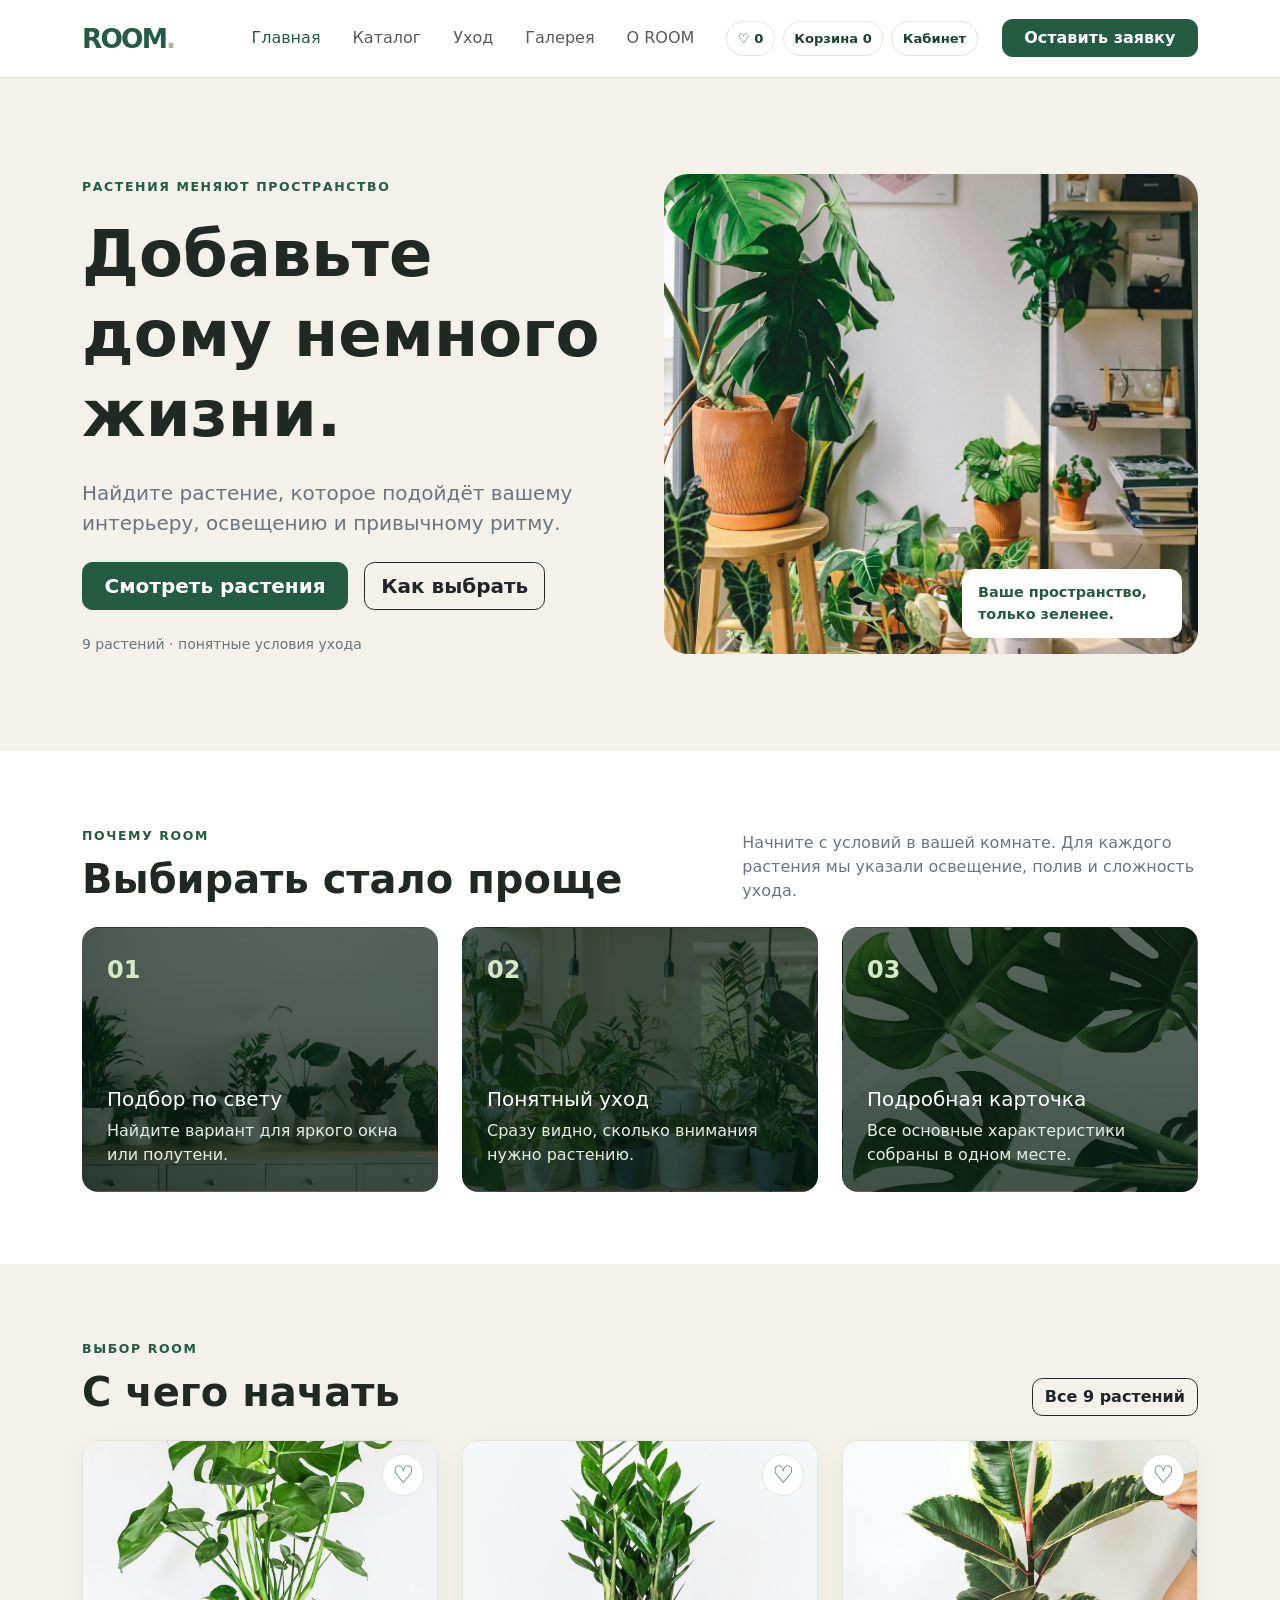
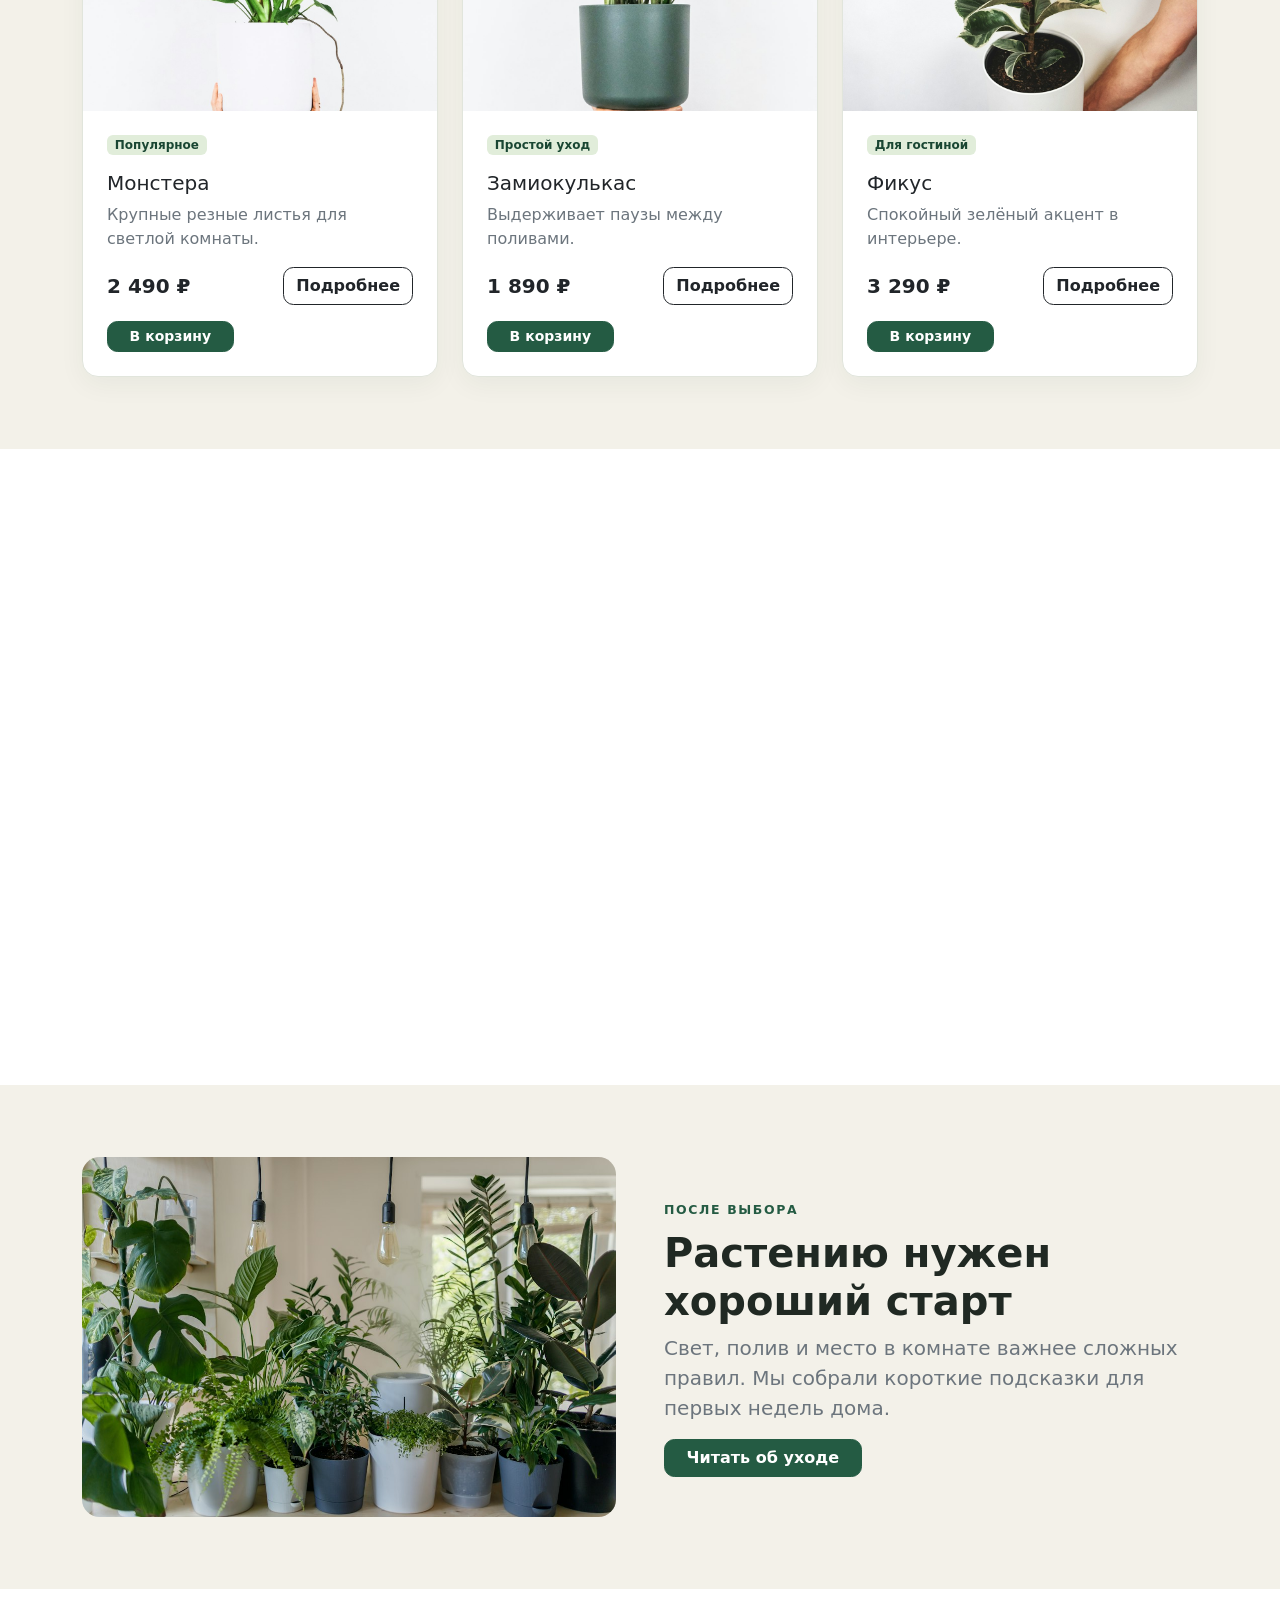
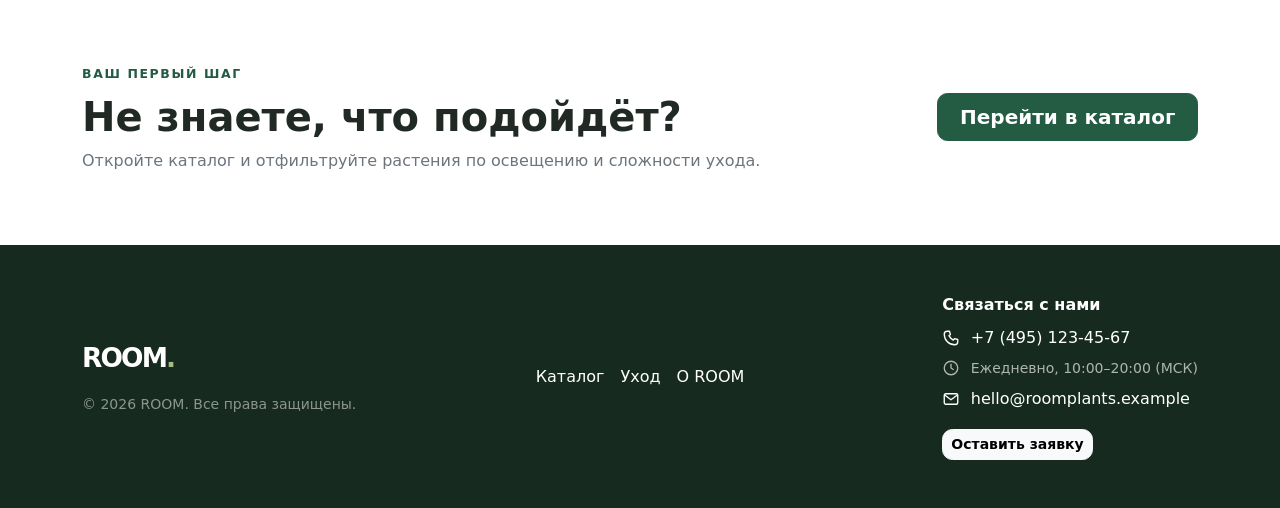
<file: index.html>
<!DOCTYPE html>
<html lang="ru">
<head>
  <meta charset="UTF-8">
  <meta name="viewport" content="width=device-width, initial-scale=1.0">
  <meta name="description" content="ROOM — каталог комнатных растений для дома и рабочего пространства.">
  <title>ROOM — растения для вашего пространства</title>
  <link rel="stylesheet" href="vendor/bootstrap/css/bootstrap.min.css">
  <link rel="stylesheet" href="css/custom.css?v=5">
</head>
<body>
  <header class="site-header border-bottom">
    <nav class="navbar navbar-expand-xl" aria-label="Основная навигация">
      <div class="container">
        <a class="navbar-brand brand" href="index.html">ROOM<span>.</span></a>
        <button class="navbar-toggler" type="button" data-bs-toggle="collapse" data-bs-target="#mainMenu" aria-controls="mainMenu" aria-expanded="false" aria-label="Открыть меню"><span class="navbar-toggler-icon"></span></button>
        <div class="collapse navbar-collapse" id="mainMenu">
          <div class="navbar-nav ms-auto align-items-xl-center gap-xl-3">
            <a class="nav-link active" aria-current="page" href="index.html">Главная</a>
            <a class="nav-link" href="catalog.html">Каталог</a>
            <a class="nav-link" href="care.html">Уход</a>
            <a class="nav-link" href="gallery.html">Галерея</a>
            <a class="nav-link" href="about.html">О ROOM</a>
            <a class="btn btn-room ms-xl-2" href="order.html">Оставить заявку</a>
          </div>
        </div>
      </div>
    </nav>
  </header>

  <main>
    <section class="hero py-5">
      <div class="container py-lg-5">
        <div class="row align-items-center g-5">
          <div class="col-12 col-lg-6">
            <span class="eyebrow">РАСТЕНИЯ МЕНЯЮТ ПРОСТРАНСТВО</span>
            <h1 class="display-3 fw-semibold lh-sm mt-3 mb-4">
              Добавьте дому немного жизни.
            </h1>
            <p class="lead text-secondary mb-4">
              Найдите растение, которое подойдёт вашему интерьеру,
              освещению и привычному ритму.
            </p>
            <div class="d-flex flex-wrap gap-3">
              <a class="btn btn-room btn-lg" href="catalog.html">Смотреть растения</a>
              <a class="btn btn-outline-dark btn-lg" href="#advantages">Как выбрать</a>
            </div>
            <p class="small text-secondary mt-4 mb-0">9 растений · понятные условия ухода</p>
          </div>
          <div class="col-12 col-lg-6">
            <div class="hero-image-wrap">
              <img
                src="images/photos/hero.jpg"
                alt="Комнатные растения в светлом интерьере"
                class="hero-image"
                data-fallback
              >
              <span class="hero-note">Ваше пространство, только зеленее.</span>
            </div>
          </div>
        </div>
      </div>
    </section>

    <section class="container py-5 my-lg-4" id="advantages">
      <div class="row align-items-end g-3 mb-4">
        <div class="col-12 col-lg-7">
          <span class="eyebrow">ПОЧЕМУ ROOM</span>
          <h2 class="display-6 fw-semibold mt-2 mb-0">Выбирать стало проще</h2>
        </div>
        <div class="col-12 col-lg-5">
          <p class="text-secondary mb-0">
            Начните с условий в вашей комнате. Для каждого растения
            мы указали освещение, полив и сложность ухода.
          </p>
        </div>
      </div>

      <div class="row g-4">
        <div class="col-12 col-md-4">
          <a class="feature-card feature-card--photo feature-card--light h-100 p-4 text-decoration-none" href="catalog.html?light=bright">
            <span class="feature-number">01</span>
            <h3 class="h5 mt-4">Подбор по свету</h3>
            <p class="text-secondary mb-0">Найдите вариант для яркого окна или полутени.</p>
          </a>
        </div>
        <div class="col-12 col-md-4">
          <a class="feature-card feature-card--photo feature-card--care h-100 p-4 text-decoration-none" href="care.html#basics">
            <span class="feature-number">02</span>
            <h3 class="h5 mt-4">Понятный уход</h3>
            <p class="text-secondary mb-0">Сразу видно, сколько внимания нужно растению.</p>
          </a>
        </div>
        <div class="col-12 col-md-4">
          <a class="feature-card feature-card--photo feature-card--detail h-100 p-4 text-decoration-none" href="catalog.html">
            <span class="feature-number">03</span>
            <h3 class="h5 mt-4">Подробная карточка</h3>
            <p class="text-secondary mb-0">Все основные характеристики собраны в одном месте.</p>
          </a>
        </div>
      </div>
    </section>

    <section class="section-soft py-5" id="popular">
      <div class="container py-lg-4">
        <div class="d-flex flex-wrap justify-content-between align-items-end gap-3 mb-4">
          <div>
            <span class="eyebrow">ВЫБОР ROOM</span>
            <h2 class="display-6 fw-semibold mt-2 mb-0">С чего начать</h2>
          </div>
          <a class="btn btn-outline-dark" href="catalog.html">Все 9 растений</a>
        </div>

        <div class="row g-4">
          <div class="col-12 col-md-6 col-lg-4">
            <article class="card plant-card h-100">
              <img class="card-img-top plant-photo" data-fallback
                src="images/photos/monstera.jpg"
                alt="Монстера с резными листьями в белом кашпо">
              <div class="card-body d-flex flex-column p-4">
                <span class="badge room-badge align-self-start mb-3">Популярное</span>
                <h3 class="h5 card-title">Монстера</h3>
                <p class="card-text text-secondary">Крупные резные листья для светлой комнаты.</p>
                <div class="d-flex justify-content-between align-items-center gap-2 mt-auto">
                  <strong class="fs-5">2 490 ₽</strong>
                  <a class="btn btn-outline-dark" href="product.html?plant=monstera">Подробнее</a>
                </div>
              </div>
            </article>
          </div>

          <div class="col-12 col-md-6 col-lg-4">
            <article class="card plant-card h-100">
              <img class="card-img-top plant-photo" data-fallback
                src="images/photos/zamioculcas.jpg"
                alt="Замиокулькас в зелёном кашпо">
              <div class="card-body d-flex flex-column p-4">
                <span class="badge room-badge align-self-start mb-3">Простой уход</span>
                <h3 class="h5 card-title">Замиокулькас</h3>
                <p class="card-text text-secondary">Выдерживает паузы между поливами.</p>
                <div class="d-flex justify-content-between align-items-center gap-2 mt-auto">
                  <strong class="fs-5">1 890 ₽</strong>
                  <a class="btn btn-outline-dark" href="product.html?plant=zamioculcas">Подробнее</a>
                </div>
              </div>
            </article>
          </div>

          <div class="col-12 col-md-6 col-lg-4">
            <article class="card plant-card h-100">
              <img class="card-img-top plant-photo" data-fallback
                src="images/photos/ficus.jpg"
                alt="Фикус каучуконосный в горшке">
              <div class="card-body d-flex flex-column p-4">
                <span class="badge room-badge align-self-start mb-3">Для гостиной</span>
                <h3 class="h5 card-title">Фикус</h3>
                <p class="card-text text-secondary">Спокойный зелёный акцент в интерьере.</p>
                <div class="d-flex justify-content-between align-items-center gap-2 mt-auto">
                  <strong class="fs-5">3 290 ₽</strong>
                  <a class="btn btn-outline-dark" href="product.html?plant=ficus">Подробнее</a>
                </div>
              </div>
            </article>
          </div>
        </div>
      </div>
    </section>


    <section class="container py-5 my-lg-4" aria-labelledby="roomsTitle">
      <div class="row align-items-end g-3 mb-4"><div class="col-lg-8"><span class="eyebrow">ИДЕИ ДЛЯ ДОМА</span><h2 id="roomsTitle" class="display-6 fw-semibold mt-2">Зелень найдёт своё место</h2></div><div class="col-lg-4 text-lg-end"><a class="text-link" href="gallery.html">Смотреть галерею →</a></div></div>
      <div class="row g-4">
        <div class="col-md-7"><a class="editorial-tile editorial-tile-large" href="gallery.html"><img src="images/photos/hero.jpg" alt="Комнатные растения в светлом интерьере" loading="lazy"><span>В гостиной <small>Идеи для большого пространства →</small></span></a></div>
        <div class="col-md-5"><a class="editorial-tile editorial-tile-large" href="care.html"><img src="images/photos/window.jpg" alt="Растения на комоде рядом с окном" loading="lazy"><span>У окна <small>Подбираем освещение →</small></span></a></div>
      </div>
    </section>
    <section class="section-soft py-5"><div class="container py-lg-4"><div class="row align-items-center g-5"><div class="col-lg-6"><img class="section-image" src="images/photos/shelf.jpg" alt="Растения на полках в светлой комнате" loading="lazy"></div><div class="col-lg-6"><span class="eyebrow">ПОСЛЕ ВЫБОРА</span><h2 class="display-6 fw-semibold mt-2">Растению нужен хороший старт</h2><p class="lead text-secondary">Свет, полив и место в комнате важнее сложных правил. Мы собрали короткие подсказки для первых недель дома.</p><a class="btn btn-room" href="care.html">Читать об уходе</a></div></div></div></section>
    <section class="container py-5 my-lg-4">
      <div class="row align-items-center g-4">
        <div class="col-12 col-lg-8">
          <span class="eyebrow">ВАШ ПЕРВЫЙ ШАГ</span>
          <h2 class="display-6 fw-semibold mt-2">Не знаете, что подойдёт?</h2>
          <p class="text-secondary mb-0">
            Откройте каталог и отфильтруйте растения по освещению
            и сложности ухода.
          </p>
        </div>
        <div class="col-12 col-lg-4 text-lg-end">
          <a class="btn btn-room btn-lg" href="catalog.html">Перейти в каталог</a>
        </div>
      </div>
    </section>
  </main>

  <footer class="site-footer py-5">
    <div class="container">
      <div class="row align-items-center g-4">
        <div class="col-12 col-lg-4">
          <a class="brand text-white text-decoration-none" href="index.html">ROOM<span>.</span></a>
          <p class="text-white-50 small mt-3 mb-0">© 2026 ROOM. Все права защищены.</p>
        </div>
        <nav class="col-12 col-lg-4 d-flex flex-wrap gap-3 justify-content-lg-center" aria-label="Ссылки в футере">
          <a class="footer-link" href="catalog.html">Каталог</a>
          <a class="footer-link" href="care.html">Уход</a>
          <a class="footer-link" href="about.html">О ROOM</a>
        </nav>
        <div class="col-12 col-lg-4"><div class="footer-contact"><p class="text-white fw-semibold mb-2">Связаться с нами</p><a class="footer-link footer-contact__link" href="tel:+74951234567"><svg class="footer-contact__icon" aria-hidden="true" viewBox="0 0 24 24"><path d="M7 3h3l1.2 4.4-2 1.5a15 15 0 0 0 5.9 5.9l1.5-2L21 14v3a4 4 0 0 1-4 4C9.3 21 3 14.7 3 7a4 4 0 0 1 4-4Z"/></svg><span>+7 (495) 123-45-67</span></a><p class="footer-contact__hours"><svg class="footer-contact__icon" aria-hidden="true" viewBox="0 0 24 24"><circle cx="12" cy="12" r="9"/><path d="M12 7v5l3 2"/></svg><span>Ежедневно, 10:00–20:00 (МСК)</span></p><a class="footer-link footer-contact__link" href="mailto:hello@roomplants.example"><svg class="footer-contact__icon" aria-hidden="true" viewBox="0 0 24 24"><rect x="3" y="5" width="18" height="14" rx="2"/><path d="m4 7 8 6 8-6"/></svg><span>hello@roomplants.example</span></a><a class="btn btn-light btn-sm" href="order.html">Оставить заявку</a></div></div>
      </div>
    </div>
  </footer>

  <script src="vendor/bootstrap/js/bootstrap.bundle.min.js"></script>
  <script src="js/app.js?v=3"></script><script src="js/shop.js?v=1"></script>
</body>
</html>
</file>
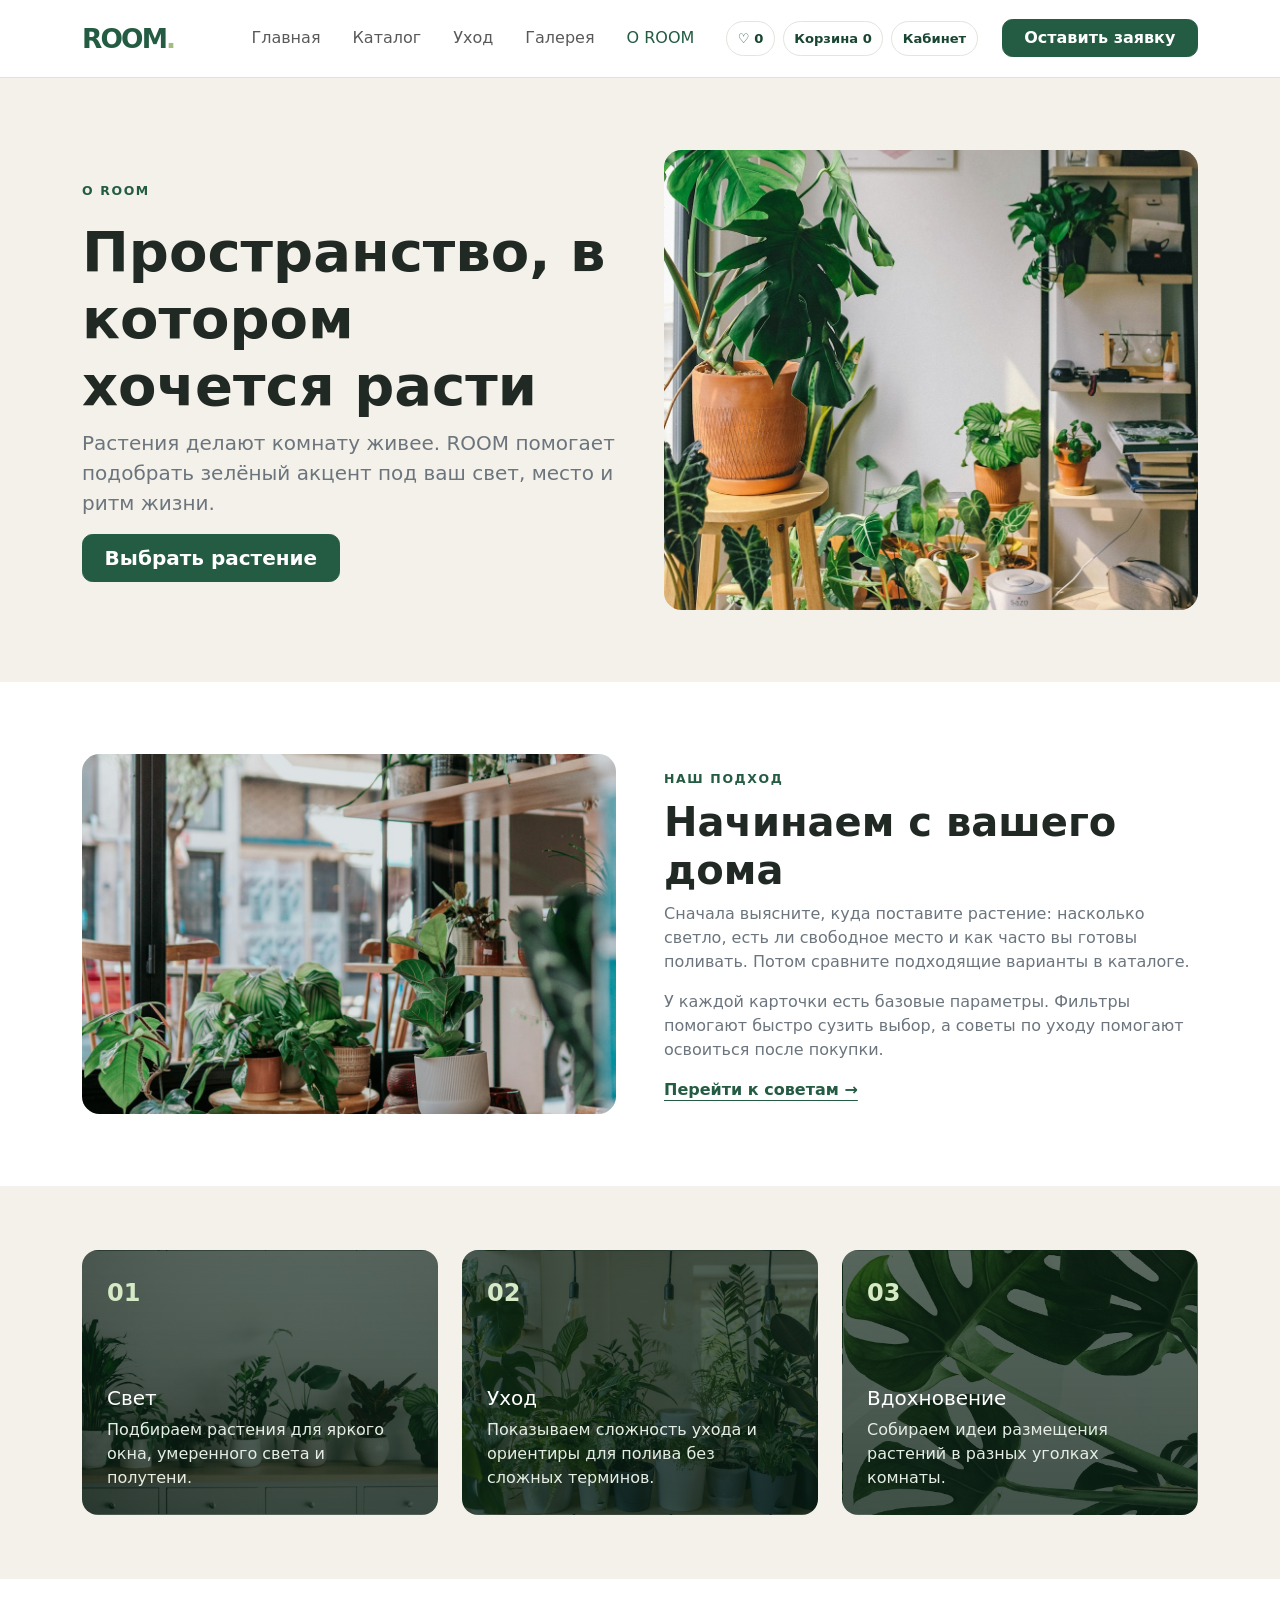
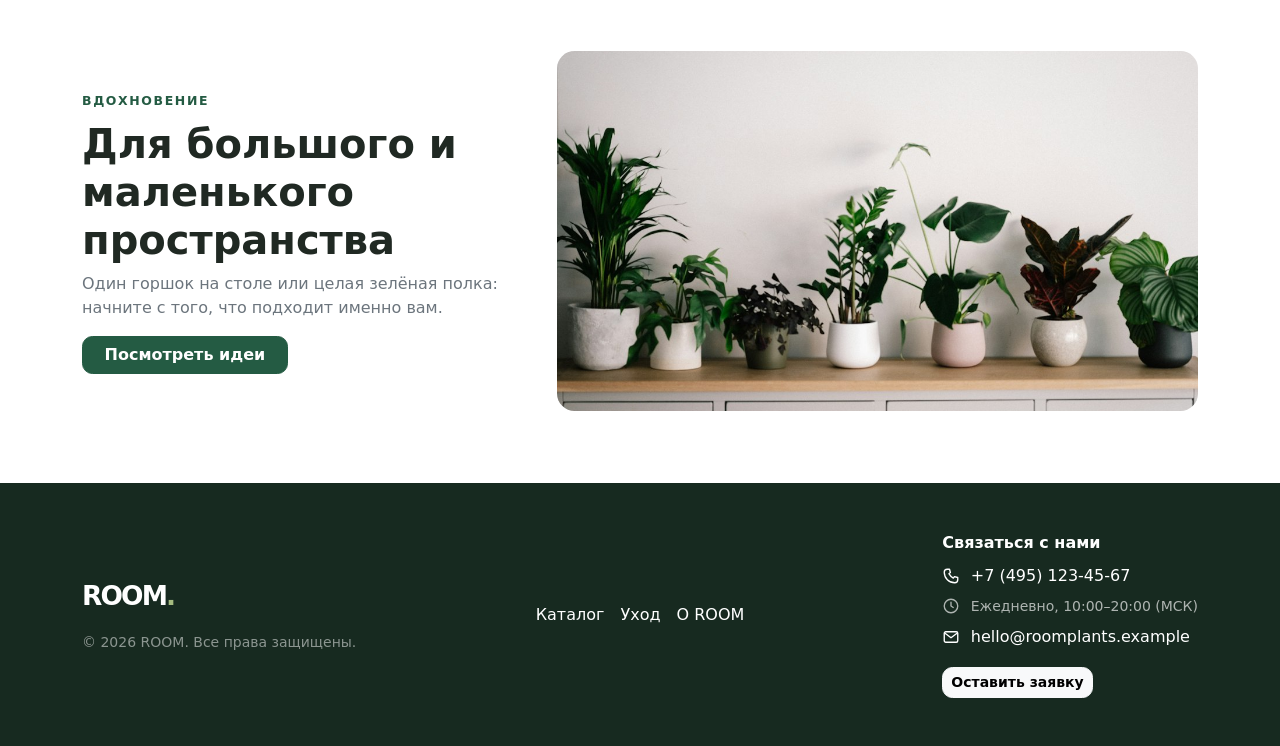
<file: about.html>
<!DOCTYPE html>
<html lang="ru"><head><meta charset="UTF-8"><meta name="viewport" content="width=device-width, initial-scale=1.0"><meta name="description" content="ROOM — идеи для дома с комнатными растениями, удобный каталог и простые советы по уходу."><title>О ROOM — ROOM</title><link rel="stylesheet" href="vendor/bootstrap/css/bootstrap.min.css"><link rel="stylesheet" href="css/custom.css?v=5"></head>
<body>
  <header class="site-header border-bottom">
    <nav class="navbar navbar-expand-xl" aria-label="Основная навигация">
      <div class="container">
        <a class="navbar-brand brand" href="index.html">ROOM<span>.</span></a>
        <button class="navbar-toggler" type="button" data-bs-toggle="collapse" data-bs-target="#mainMenu" aria-controls="mainMenu" aria-expanded="false" aria-label="Открыть меню"><span class="navbar-toggler-icon"></span></button>
        <div class="collapse navbar-collapse" id="mainMenu">
          <div class="navbar-nav ms-auto align-items-xl-center gap-xl-3">
            <a class="nav-link" href="index.html">Главная</a>
            <a class="nav-link" href="catalog.html">Каталог</a>
            <a class="nav-link" href="care.html">Уход</a>
            <a class="nav-link" href="gallery.html">Галерея</a>
            <a class="nav-link active" aria-current="page" href="about.html">О ROOM</a>
            <a class="btn btn-room ms-xl-2" href="order.html">Оставить заявку</a>
          </div>
        </div>
      </div>
    </nav>
  </header>
<main>

<section class="page-intro section-soft py-5"><div class="container py-lg-4"><div class="row align-items-center g-5"><div class="col-lg-6"><span class="eyebrow">О ROOM</span><h1 class="display-4 fw-semibold mt-3">Пространство, в котором хочется расти</h1><p class="lead text-secondary">Растения делают комнату живее. ROOM помогает подобрать зелёный акцент под ваш свет, место и ритм жизни.</p><a href="catalog.html" class="btn btn-room btn-lg">Выбрать растение</a></div><div class="col-lg-6"><img class="section-image page-hero-image" src="images/photos/hero.jpg" alt="Разные комнатные растения в домашнем интерьере"></div></div></div></section>
<section class="container py-5 my-lg-4"><div class="row g-5 align-items-center"><div class="col-lg-6"><img class="section-image" src="images/photos/interior.jpg" alt="Растения на полках у большого окна" loading="lazy"></div><div class="col-lg-6"><span class="eyebrow">НАШ ПОДХОД</span><h2 class="display-6 fw-semibold mt-2">Начинаем с вашего дома</h2><p class="text-secondary">Сначала выясните, куда поставите растение: насколько светло, есть ли свободное место и как часто вы готовы поливать. Потом сравните подходящие варианты в каталоге.</p><p class="text-secondary">У каждой карточки есть базовые параметры. Фильтры помогают быстро сузить выбор, а советы по уходу помогают освоиться после покупки.</p><a class="text-link" href="care.html">Перейти к советам →</a></div></div></section>
<section class="section-soft py-5"><div class="container py-lg-3"><div class="row g-4"><div class="col-md-4"><a class="feature-card feature-card--photo feature-card--light h-100 p-4 text-decoration-none" href="care.html#basics"><span class="feature-number">01</span><h3 class="h5 mt-3">Свет</h3><p class="text-secondary mb-0">Подбираем растения для яркого окна, умеренного света и полутени.</p></a></div><div class="col-md-4"><a class="feature-card feature-card--photo feature-card--care h-100 p-4 text-decoration-none" href="care.html#watering"><span class="feature-number">02</span><h3 class="h5 mt-3">Уход</h3><p class="text-secondary mb-0">Показываем сложность ухода и ориентиры для полива без сложных терминов.</p></a></div><div class="col-md-4"><a class="feature-card feature-card--photo feature-card--detail h-100 p-4 text-decoration-none" href="gallery.html"><span class="feature-number">03</span><h3 class="h5 mt-3">Вдохновение</h3><p class="text-secondary mb-0">Собираем идеи размещения растений в разных уголках комнаты.</p></a></div></div></div></section>
<section class="container py-5 my-lg-4"><div class="row g-4 align-items-center"><div class="col-lg-5"><span class="eyebrow">ВДОХНОВЕНИЕ</span><h2 class="display-6 fw-semibold mt-2">Для большого и маленького пространства</h2><p class="text-secondary">Один горшок на столе или целая зелёная полка: начните с того, что подходит именно вам.</p><a class="btn btn-room" href="gallery.html">Посмотреть идеи</a></div><div class="col-lg-7"><img class="section-image" src="images/photos/window.jpg" alt="Композиция небольших растений на белом комоде" loading="lazy"></div></div></section>

</main>
  <footer class="site-footer py-5">
    <div class="container">
      <div class="row align-items-center g-4">
        <div class="col-12 col-lg-4">
          <a class="brand text-white text-decoration-none" href="index.html">ROOM<span>.</span></a>
          <p class="text-white-50 small mt-3 mb-0">© 2026 ROOM. Все права защищены.</p>
        </div>
        <nav class="col-12 col-lg-4 d-flex flex-wrap gap-3 justify-content-lg-center" aria-label="Ссылки в футере">
          <a class="footer-link" href="catalog.html">Каталог</a>
          <a class="footer-link" href="care.html">Уход</a>
          <a class="footer-link" href="about.html">О ROOM</a>
        </nav>
        <div class="col-12 col-lg-4"><div class="footer-contact"><p class="text-white fw-semibold mb-2">Связаться с нами</p><a class="footer-link footer-contact__link" href="tel:+74951234567"><svg class="footer-contact__icon" aria-hidden="true" viewBox="0 0 24 24"><path d="M7 3h3l1.2 4.4-2 1.5a15 15 0 0 0 5.9 5.9l1.5-2L21 14v3a4 4 0 0 1-4 4C9.3 21 3 14.7 3 7a4 4 0 0 1 4-4Z"/></svg><span>+7 (495) 123-45-67</span></a><p class="footer-contact__hours"><svg class="footer-contact__icon" aria-hidden="true" viewBox="0 0 24 24"><circle cx="12" cy="12" r="9"/><path d="M12 7v5l3 2"/></svg><span>Ежедневно, 10:00–20:00 (МСК)</span></p><a class="footer-link footer-contact__link" href="mailto:hello@roomplants.example"><svg class="footer-contact__icon" aria-hidden="true" viewBox="0 0 24 24"><rect x="3" y="5" width="18" height="14" rx="2"/><path d="m4 7 8 6 8-6"/></svg><span>hello@roomplants.example</span></a><a class="btn btn-light btn-sm" href="order.html">Оставить заявку</a></div></div>
      </div>
    </div>
  </footer>
<script src="vendor/bootstrap/js/bootstrap.bundle.min.js"></script><script src="js/app.js?v=3"></script><script src="js/shop.js?v=1"></script>
</body></html>
</file>
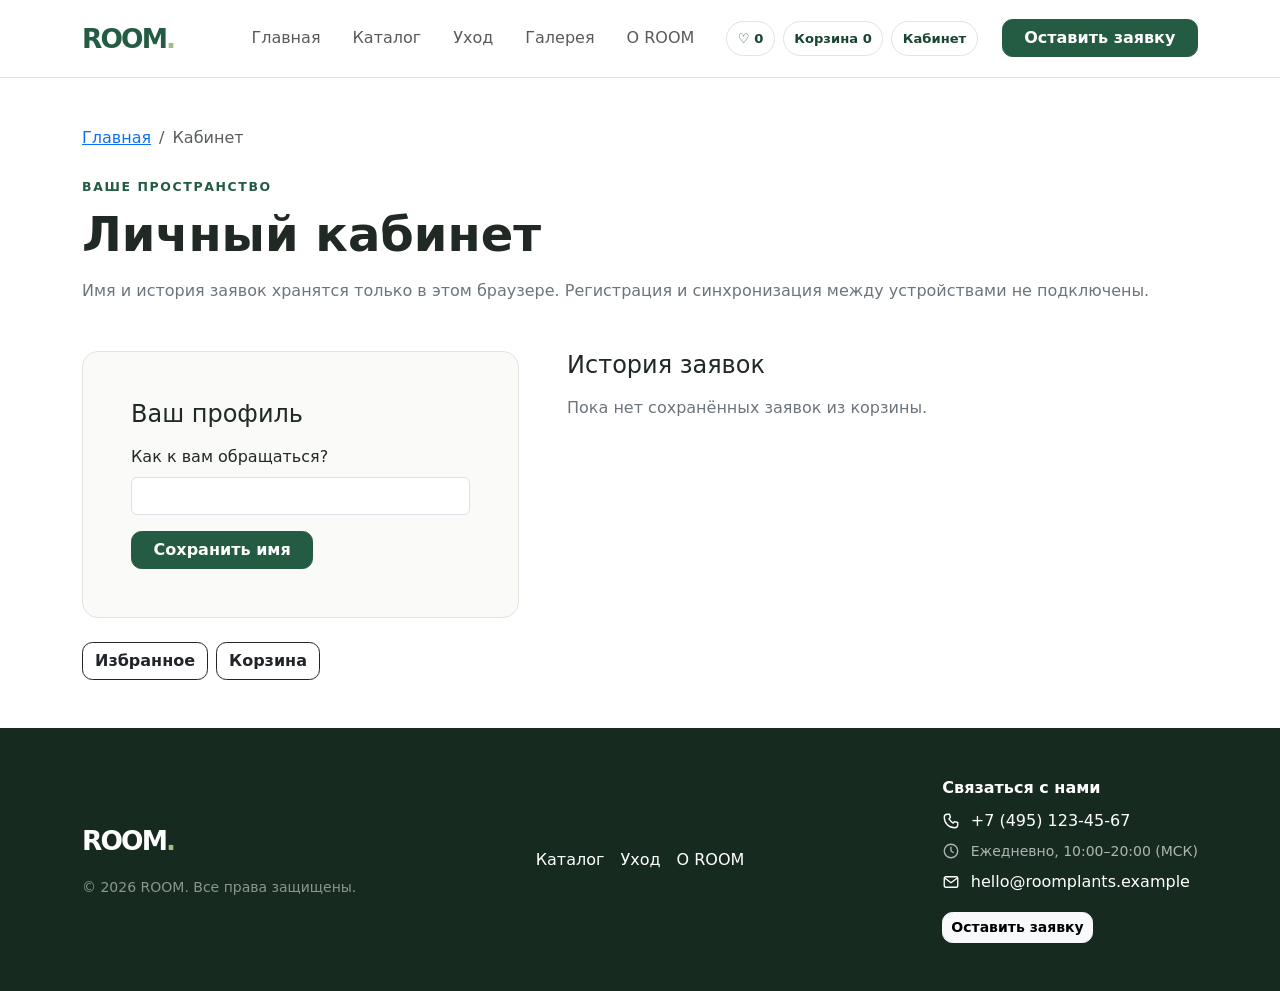
<file: account.html>
<!doctype html><html lang="ru"><head><meta charset="utf-8"><meta name="viewport" content="width=device-width, initial-scale=1"><meta name="description" content="Личный кабинет ROOM: профиль и сохранённые заявки."><title>Кабинет — ROOM</title><link rel="stylesheet" href="vendor/bootstrap/css/bootstrap.min.css"><link rel="stylesheet" href="css/custom.css?v=5"></head><body>
<header class="site-header border-bottom"><nav class="navbar navbar-expand-xl" aria-label="Основная навигация"><div class="container"><a class="navbar-brand brand" href="index.html">ROOM<span>.</span></a><button class="navbar-toggler" type="button" data-bs-toggle="collapse" data-bs-target="#mainMenu" aria-controls="mainMenu" aria-expanded="false" aria-label="Открыть меню"><span class="navbar-toggler-icon"></span></button><div id="mainMenu" class="collapse navbar-collapse"><div class="navbar-nav ms-auto align-items-xl-center gap-xl-3"><a class="nav-link" href="index.html">Главная</a><a class="nav-link" href="catalog.html">Каталог</a><a class="nav-link" href="care.html">Уход</a><a class="nav-link" href="gallery.html">Галерея</a><a class="nav-link" href="about.html">О ROOM</a><a class="btn btn-room ms-xl-2" href="order.html">Оставить заявку</a></div></div></div></nav></header>
<main class="container py-5"><nav aria-label="Хлебные крошки"><ol class="breadcrumb mb-4"><li class="breadcrumb-item"><a href="index.html">Главная</a></li><li class="breadcrumb-item active" aria-current="page">Кабинет</li></ol></nav><span class="eyebrow">ВАШЕ ПРОСТРАНСТВО</span><h1 id="profileGreeting" class="display-5 fw-semibold mt-2 mb-3">Личный кабинет</h1><p class="text-secondary mb-5">Имя и история заявок хранятся только в этом браузере. Регистрация и синхронизация между устройствами не подключены.</p><div class="row g-5"><div class="col-lg-5"><form id="profileForm" class="care-panel p-4 p-md-5"><h2 class="h4 mb-3">Ваш профиль</h2><label for="profileName" class="form-label">Как к вам обращаться?</label><input id="profileName" class="form-control mb-3" maxlength="40" autocomplete="nickname" required><button class="btn btn-room" type="submit">Сохранить имя</button></form><div class="d-flex flex-wrap gap-2 mt-4"><a class="btn btn-outline-dark" href="favorites.html">Избранное</a><a class="btn btn-outline-dark" href="cart.html">Корзина</a></div></div><div class="col-lg-7"><h2 class="h4 mb-3">История заявок</h2><div id="orderHistory"></div></div></div></main>
<footer class="site-footer py-5"><div class="container"><div class="row align-items-center g-4"><div class="col-12 col-lg-4"><a class="brand text-white text-decoration-none" href="index.html">ROOM<span>.</span></a><p class="text-white-50 small mt-3 mb-0">© 2026 ROOM. Все права защищены.</p></div><nav class="col-12 col-lg-4 d-flex flex-wrap gap-3 justify-content-lg-center" aria-label="Ссылки в футере"><a class="footer-link" href="catalog.html">Каталог</a><a class="footer-link" href="care.html">Уход</a><a class="footer-link" href="about.html">О ROOM</a></nav><div class="col-12 col-lg-4"><div class="footer-contact"><p class="text-white fw-semibold mb-2">Связаться с нами</p><a class="footer-link footer-contact__link" href="tel:+74951234567"><svg class="footer-contact__icon" aria-hidden="true" viewBox="0 0 24 24"><path d="M7 3h3l1.2 4.4-2 1.5a15 15 0 0 0 5.9 5.9l1.5-2L21 14v3a4 4 0 0 1-4 4C9.3 21 3 14.7 3 7a4 4 0 0 1 4-4Z"/></svg><span>+7 (495) 123-45-67</span></a><p class="footer-contact__hours"><svg class="footer-contact__icon" aria-hidden="true" viewBox="0 0 24 24"><circle cx="12" cy="12" r="9"/><path d="M12 7v5l3 2"/></svg><span>Ежедневно, 10:00–20:00 (МСК)</span></p><a class="footer-link footer-contact__link" href="mailto:hello@roomplants.example"><svg class="footer-contact__icon" aria-hidden="true" viewBox="0 0 24 24"><rect x="3" y="5" width="18" height="14" rx="2"/><path d="m4 7 8 6 8-6"/></svg><span>hello@roomplants.example</span></a><a class="btn btn-light btn-sm" href="order.html">Оставить заявку</a></div></div></div></div></footer><script src="vendor/bootstrap/js/bootstrap.bundle.min.js"></script><script src="js/app.js?v=3"></script><script src="js/shop.js?v=1"></script></body></html>
</file>
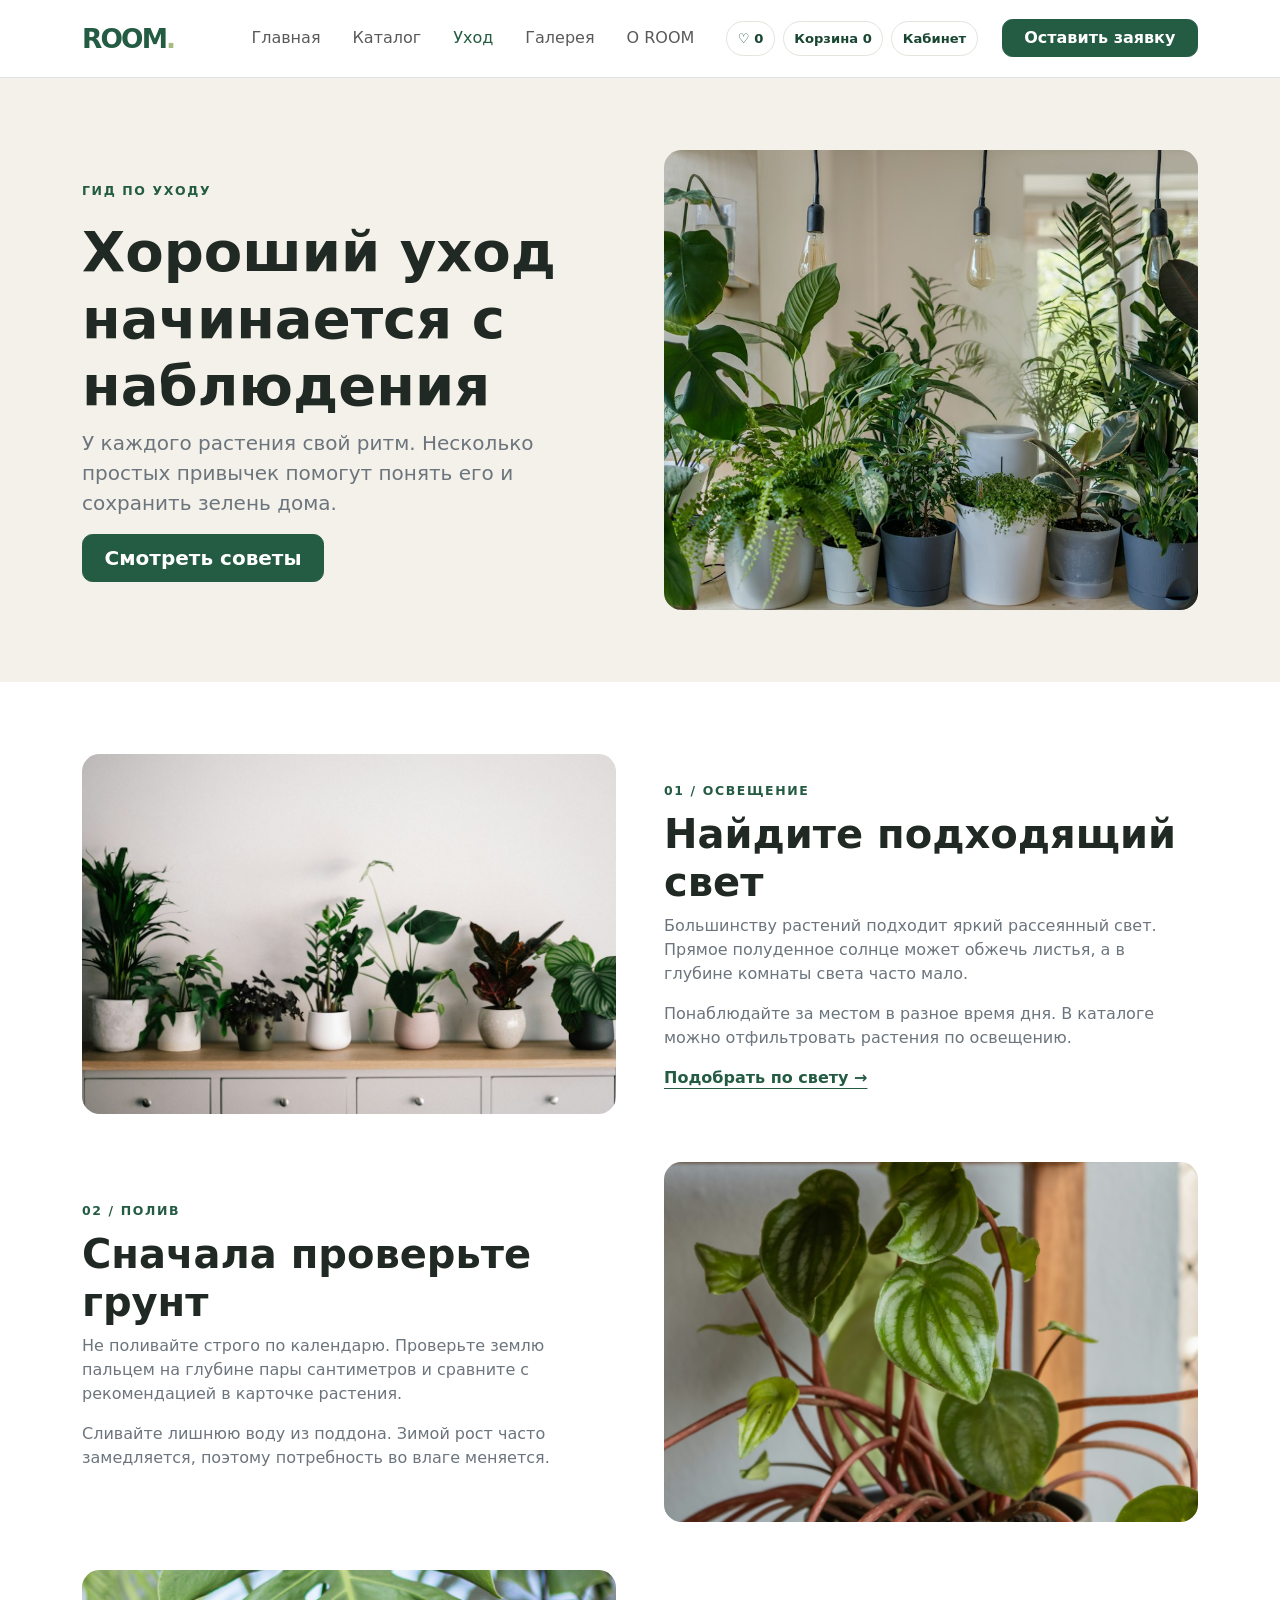
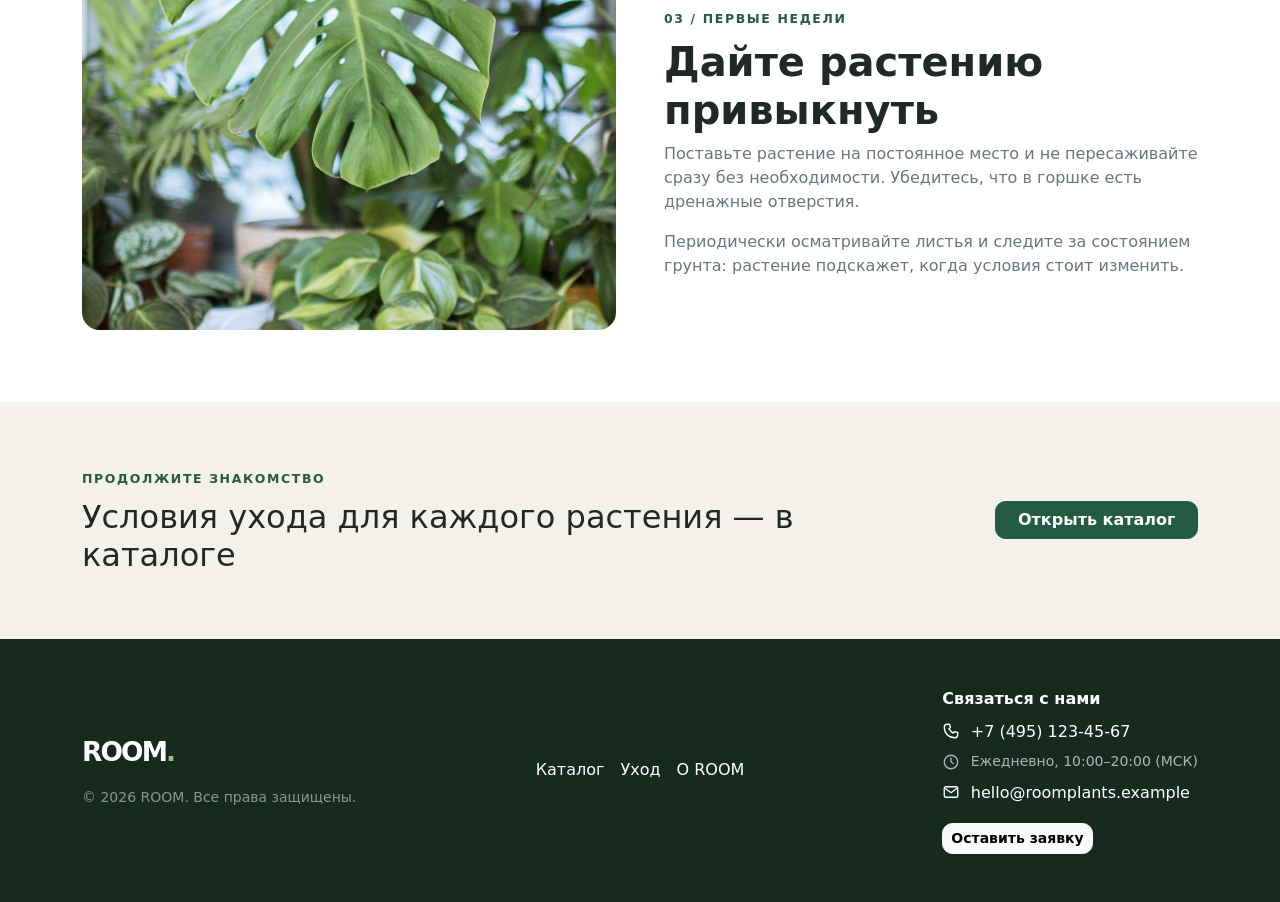
<file: care.html>
<!DOCTYPE html>
<html lang="ru"><head><meta charset="UTF-8"><meta name="viewport" content="width=device-width, initial-scale=1.0"><meta name="description" content="Простые советы ROOM: освещение, полив, грунт и первые недели с комнатным растением."><title>Уход за растениями — ROOM</title><link rel="stylesheet" href="vendor/bootstrap/css/bootstrap.min.css"><link rel="stylesheet" href="css/custom.css?v=5"></head>
<body>
  <header class="site-header border-bottom">
    <nav class="navbar navbar-expand-xl" aria-label="Основная навигация">
      <div class="container">
        <a class="navbar-brand brand" href="index.html">ROOM<span>.</span></a>
        <button class="navbar-toggler" type="button" data-bs-toggle="collapse" data-bs-target="#mainMenu" aria-controls="mainMenu" aria-expanded="false" aria-label="Открыть меню"><span class="navbar-toggler-icon"></span></button>
        <div class="collapse navbar-collapse" id="mainMenu">
          <div class="navbar-nav ms-auto align-items-xl-center gap-xl-3">
            <a class="nav-link" href="index.html">Главная</a>
            <a class="nav-link" href="catalog.html">Каталог</a>
            <a class="nav-link active" aria-current="page" href="care.html">Уход</a>
            <a class="nav-link" href="gallery.html">Галерея</a>
            <a class="nav-link" href="about.html">О ROOM</a>
            <a class="btn btn-room ms-xl-2" href="order.html">Оставить заявку</a>
          </div>
        </div>
      </div>
    </nav>
  </header>
<main>

<section class="page-intro section-soft py-5"><div class="container py-lg-4"><div class="row align-items-center g-5"><div class="col-lg-6"><span class="eyebrow">ГИД ПО УХОДУ</span><h1 class="display-4 fw-semibold mt-3">Хороший уход начинается с наблюдения</h1><p class="lead text-secondary">У каждого растения свой ритм. Несколько простых привычек помогут понять его и сохранить зелень дома.</p><a class="btn btn-room btn-lg" href="#basics">Смотреть советы</a></div><div class="col-lg-6"><img class="section-image page-hero-image" src="images/photos/shelf.jpg" alt="Комнатные растения рядом с окном и на полках"></div></div></div></section>
<section id="basics" class="container py-5 my-lg-4"><div class="row g-5 align-items-center mb-5"><div class="col-lg-6"><img class="section-image" src="images/photos/window.jpg" alt="Комнатные растения на комоде у окна" loading="lazy"></div><div class="col-lg-6"><span class="eyebrow">01 / ОСВЕЩЕНИЕ</span><h2 class="display-6 fw-semibold mt-2">Найдите подходящий свет</h2><p class="text-secondary">Большинству растений подходит яркий рассеянный свет. Прямое полуденное солнце может обжечь листья, а в глубине комнаты света часто мало.</p><p class="text-secondary">Понаблюдайте за местом в разное время дня. В каталоге можно отфильтровать растения по освещению.</p><a class="text-link" href="catalog.html">Подобрать по свету →</a></div></div><div id="watering" class="row g-5 align-items-center mb-5"><div class="col-lg-6 order-lg-2"><img class="section-image" src="images/photos/watering.jpg" alt="Растение с зелёными листьями у окна" loading="lazy"></div><div class="col-lg-6 order-lg-1"><span class="eyebrow">02 / ПОЛИВ</span><h2 class="display-6 fw-semibold mt-2">Сначала проверьте грунт</h2><p class="text-secondary">Не поливайте строго по календарю. Проверьте землю пальцем на глубине пары сантиметров и сравните с рекомендацией в карточке растения.</p><p class="text-secondary">Сливайте лишнюю воду из поддона. Зимой рост часто замедляется, поэтому потребность во влаге меняется.</p></div></div><div class="row g-5 align-items-center"><div class="col-lg-6"><img class="section-image" src="images/photos/collection.jpg" alt="Крупные зелёные листья комнатных растений" loading="lazy"></div><div class="col-lg-6"><span class="eyebrow">03 / ПЕРВЫЕ НЕДЕЛИ</span><h2 class="display-6 fw-semibold mt-2">Дайте растению привыкнуть</h2><p class="text-secondary">Поставьте растение на постоянное место и не пересаживайте сразу без необходимости. Убедитесь, что в горшке есть дренажные отверстия.</p><p class="text-secondary">Периодически осматривайте листья и следите за состоянием грунта: растение подскажет, когда условия стоит изменить.</p></div></div></section>
<section class="section-soft py-5"><div class="container py-lg-3"><div class="row align-items-center g-4"><div class="col-lg-8"><span class="eyebrow">ПРОДОЛЖИТЕ ЗНАКОМСТВО</span><h2 class="h2 mt-2 mb-0">Условия ухода для каждого растения — в каталоге</h2></div><div class="col-lg-4 text-lg-end"><a class="btn btn-room" href="catalog.html">Открыть каталог</a></div></div></div></section>

</main>
  <footer class="site-footer py-5">
    <div class="container">
      <div class="row align-items-center g-4">
        <div class="col-12 col-lg-4">
          <a class="brand text-white text-decoration-none" href="index.html">ROOM<span>.</span></a>
          <p class="text-white-50 small mt-3 mb-0">© 2026 ROOM. Все права защищены.</p>
        </div>
        <nav class="col-12 col-lg-4 d-flex flex-wrap gap-3 justify-content-lg-center" aria-label="Ссылки в футере">
          <a class="footer-link" href="catalog.html">Каталог</a>
          <a class="footer-link" href="care.html">Уход</a>
          <a class="footer-link" href="about.html">О ROOM</a>
        </nav>
        <div class="col-12 col-lg-4"><div class="footer-contact"><p class="text-white fw-semibold mb-2">Связаться с нами</p><a class="footer-link footer-contact__link" href="tel:+74951234567"><svg class="footer-contact__icon" aria-hidden="true" viewBox="0 0 24 24"><path d="M7 3h3l1.2 4.4-2 1.5a15 15 0 0 0 5.9 5.9l1.5-2L21 14v3a4 4 0 0 1-4 4C9.3 21 3 14.7 3 7a4 4 0 0 1 4-4Z"/></svg><span>+7 (495) 123-45-67</span></a><p class="footer-contact__hours"><svg class="footer-contact__icon" aria-hidden="true" viewBox="0 0 24 24"><circle cx="12" cy="12" r="9"/><path d="M12 7v5l3 2"/></svg><span>Ежедневно, 10:00–20:00 (МСК)</span></p><a class="footer-link footer-contact__link" href="mailto:hello@roomplants.example"><svg class="footer-contact__icon" aria-hidden="true" viewBox="0 0 24 24"><rect x="3" y="5" width="18" height="14" rx="2"/><path d="m4 7 8 6 8-6"/></svg><span>hello@roomplants.example</span></a><a class="btn btn-light btn-sm" href="order.html">Оставить заявку</a></div></div>
      </div>
    </div>
  </footer>
<script src="vendor/bootstrap/js/bootstrap.bundle.min.js"></script><script src="js/app.js?v=3"></script><script src="js/shop.js?v=1"></script>
</body></html>
</file>
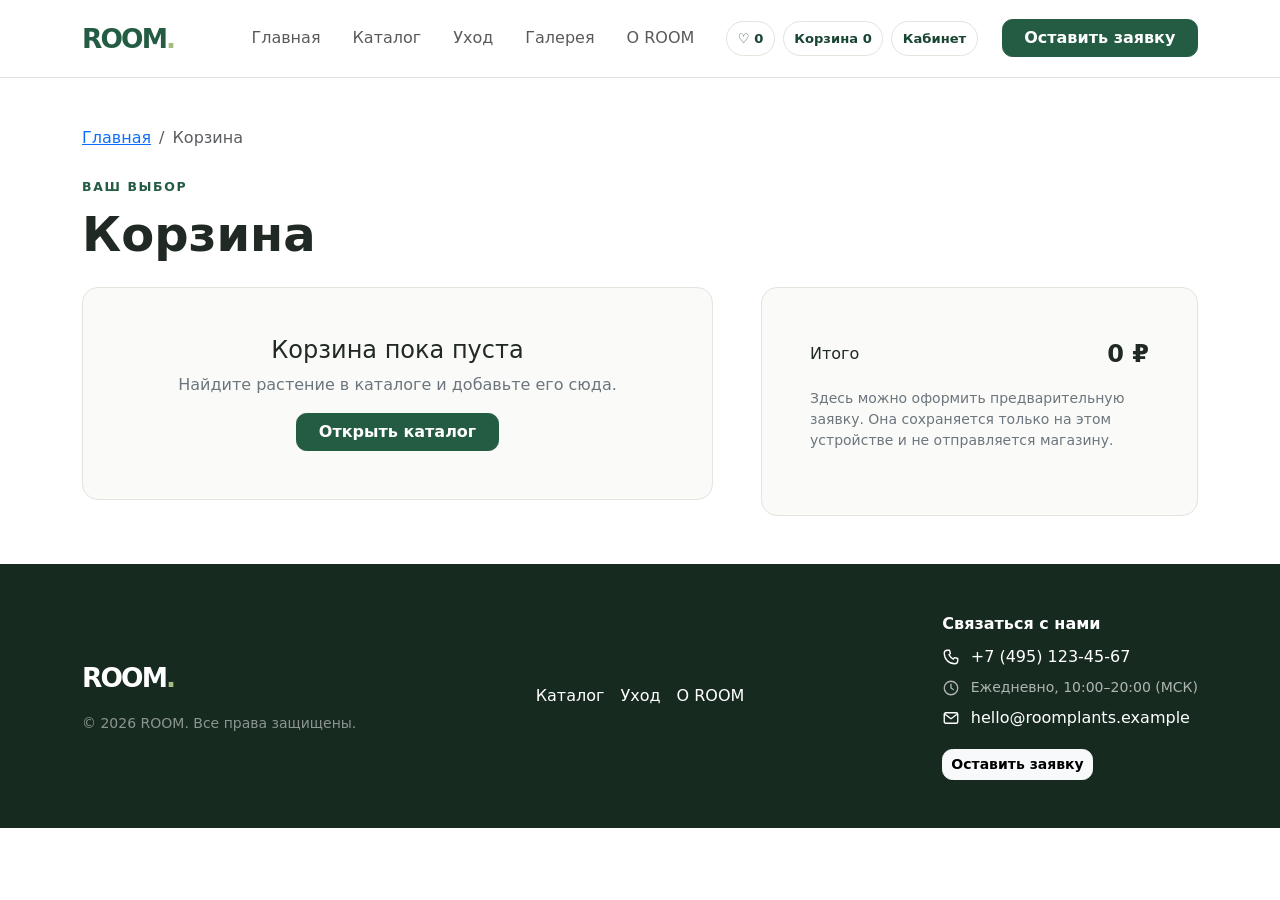
<file: cart.html>
<!doctype html><html lang="ru"><head><meta charset="utf-8"><meta name="viewport" content="width=device-width, initial-scale=1"><meta name="description" content="Корзина растений ROOM."><title>Корзина — ROOM</title><link rel="stylesheet" href="vendor/bootstrap/css/bootstrap.min.css"><link rel="stylesheet" href="css/custom.css?v=5"></head><body>
<header class="site-header border-bottom"><nav class="navbar navbar-expand-xl" aria-label="Основная навигация"><div class="container"><a class="navbar-brand brand" href="index.html">ROOM<span>.</span></a><button class="navbar-toggler" type="button" data-bs-toggle="collapse" data-bs-target="#mainMenu" aria-controls="mainMenu" aria-expanded="false" aria-label="Открыть меню"><span class="navbar-toggler-icon"></span></button><div class="collapse navbar-collapse" id="mainMenu"><div class="navbar-nav ms-auto align-items-xl-center gap-xl-3"><a class="nav-link" href="index.html">Главная</a><a class="nav-link" href="catalog.html">Каталог</a><a class="nav-link" href="care.html">Уход</a><a class="nav-link" href="gallery.html">Галерея</a><a class="nav-link" href="about.html">О ROOM</a><a class="btn btn-room ms-xl-2" href="order.html">Оставить заявку</a></div></div></div></nav></header>
<main class="container py-5"><nav aria-label="Хлебные крошки"><ol class="breadcrumb mb-4"><li class="breadcrumb-item"><a href="index.html">Главная</a></li><li class="breadcrumb-item active" aria-current="page">Корзина</li></ol></nav><span class="eyebrow">ВАШ ВЫБОР</span><h1 class="display-5 fw-semibold mt-2 mb-4">Корзина</h1><div id="checkoutResult" class="alert alert-success d-none" role="status" aria-live="polite"></div><div class="row g-5"><div class="col-lg-7"><div id="cartItems"></div></div><div class="col-lg-5"><div class="care-panel p-4 p-lg-5"><div class="d-flex justify-content-between align-items-center mb-3"><span>Итого</span><strong id="cartTotal" class="fs-4">0 ₽</strong></div><p class="text-secondary small">Здесь можно оформить предварительную заявку. Она сохраняется только на этом устройстве и не отправляется магазину.</p><form id="checkoutForm" class="mt-4"><div class="mb-3"><label class="form-label" for="checkoutName">Имя *</label><input id="checkoutName" class="form-control" autocomplete="name" required maxlength="60"></div><div class="mb-3"><label class="form-label" for="checkoutEmail">E-mail *</label><input id="checkoutEmail" class="form-control" type="email" autocomplete="email" required></div><div class="mb-4"><label class="form-label" for="checkoutPhone">Телефон</label><input id="checkoutPhone" class="form-control" type="tel" autocomplete="tel"></div><button class="btn btn-room btn-lg w-100" type="submit">Оформить заявку</button></form></div></div></div></main>
<footer class="site-footer py-5"><div class="container"><div class="row align-items-center g-4"><div class="col-12 col-lg-4"><a class="brand text-white text-decoration-none" href="index.html">ROOM<span>.</span></a><p class="text-white-50 small mt-3 mb-0">© 2026 ROOM. Все права защищены.</p></div><nav class="col-12 col-lg-4 d-flex flex-wrap gap-3 justify-content-lg-center" aria-label="Ссылки в футере"><a class="footer-link" href="catalog.html">Каталог</a><a class="footer-link" href="care.html">Уход</a><a class="footer-link" href="about.html">О ROOM</a></nav><div class="col-12 col-lg-4"><div class="footer-contact"><p class="text-white fw-semibold mb-2">Связаться с нами</p><a class="footer-link footer-contact__link" href="tel:+74951234567"><svg class="footer-contact__icon" aria-hidden="true" viewBox="0 0 24 24"><path d="M7 3h3l1.2 4.4-2 1.5a15 15 0 0 0 5.9 5.9l1.5-2L21 14v3a4 4 0 0 1-4 4C9.3 21 3 14.7 3 7a4 4 0 0 1 4-4Z"/></svg><span>+7 (495) 123-45-67</span></a><p class="footer-contact__hours"><svg class="footer-contact__icon" aria-hidden="true" viewBox="0 0 24 24"><circle cx="12" cy="12" r="9"/><path d="M12 7v5l3 2"/></svg><span>Ежедневно, 10:00–20:00 (МСК)</span></p><a class="footer-link footer-contact__link" href="mailto:hello@roomplants.example"><svg class="footer-contact__icon" aria-hidden="true" viewBox="0 0 24 24"><rect x="3" y="5" width="18" height="14" rx="2"/><path d="m4 7 8 6 8-6"/></svg><span>hello@roomplants.example</span></a><a class="btn btn-light btn-sm" href="order.html">Оставить заявку</a></div></div></div></div></footer><script src="vendor/bootstrap/js/bootstrap.bundle.min.js"></script><script src="js/app.js?v=3"></script><script src="js/shop.js?v=1"></script></body></html>
</file>
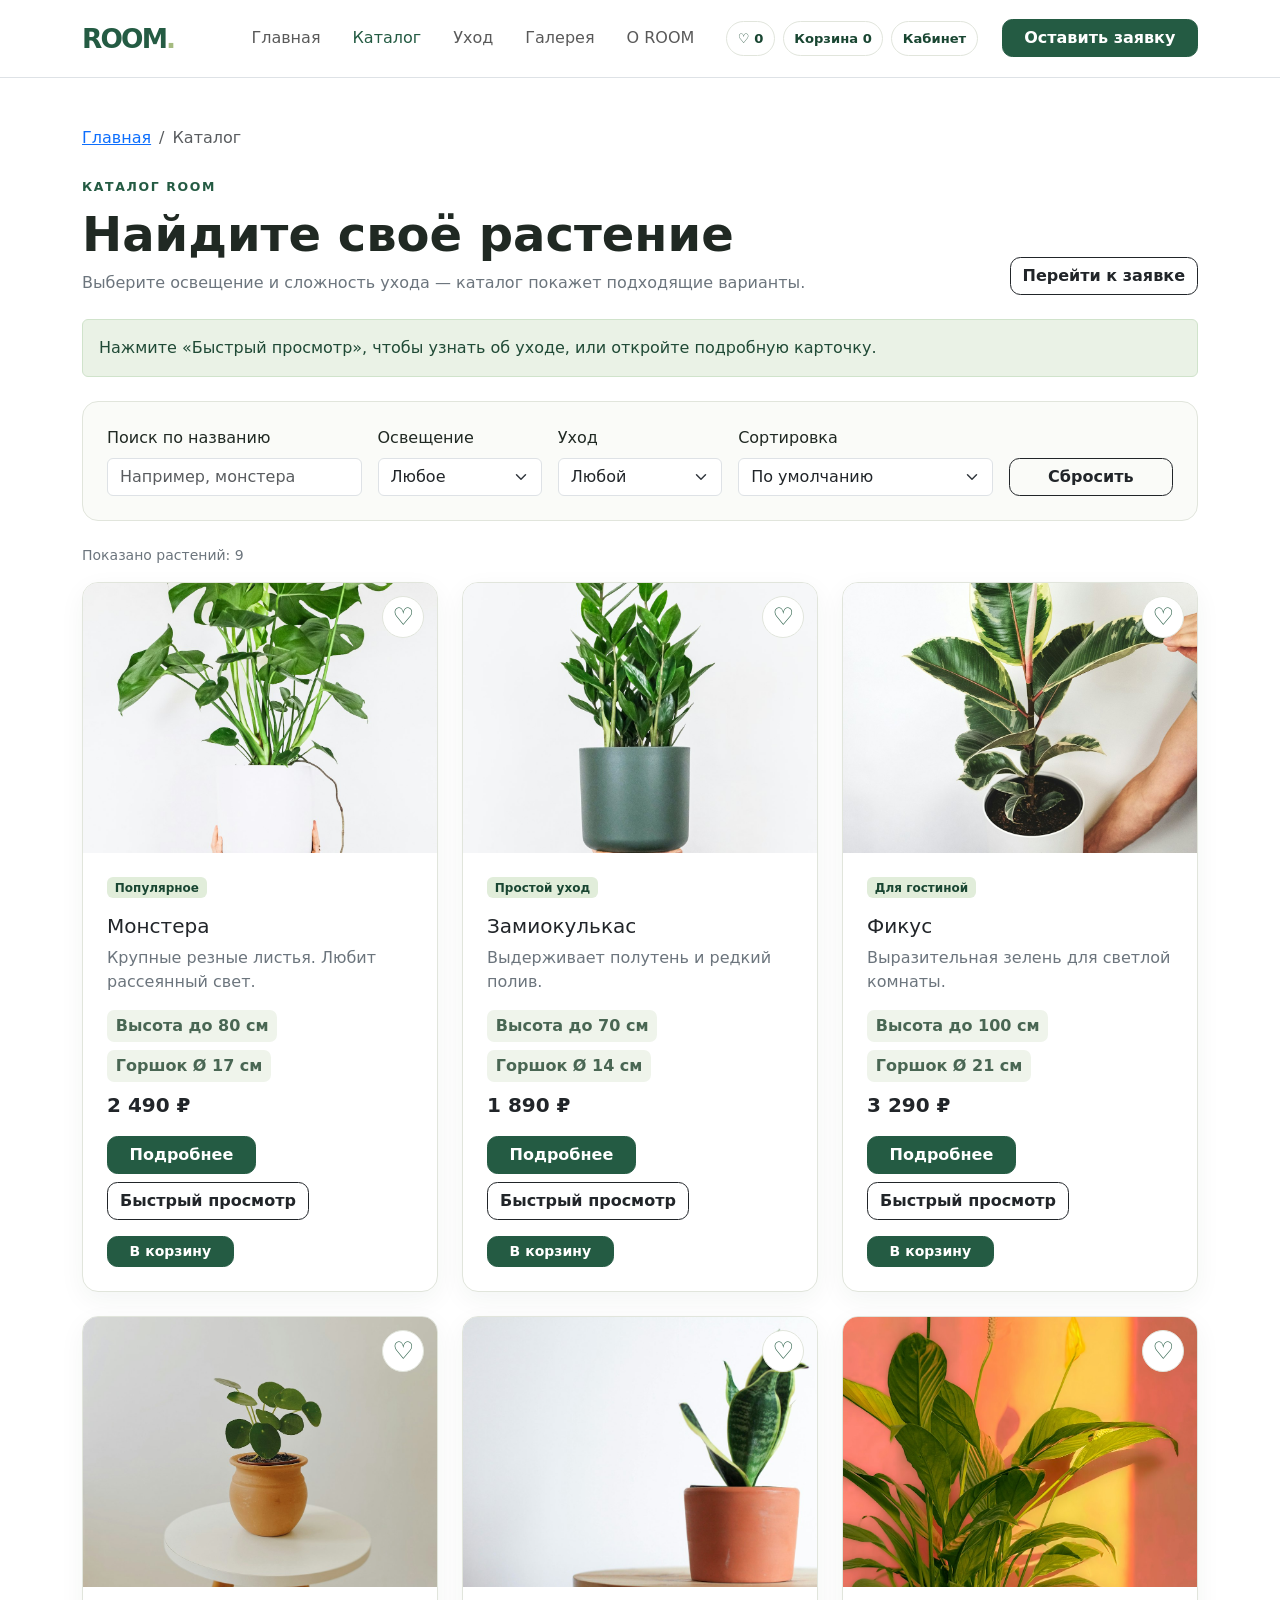
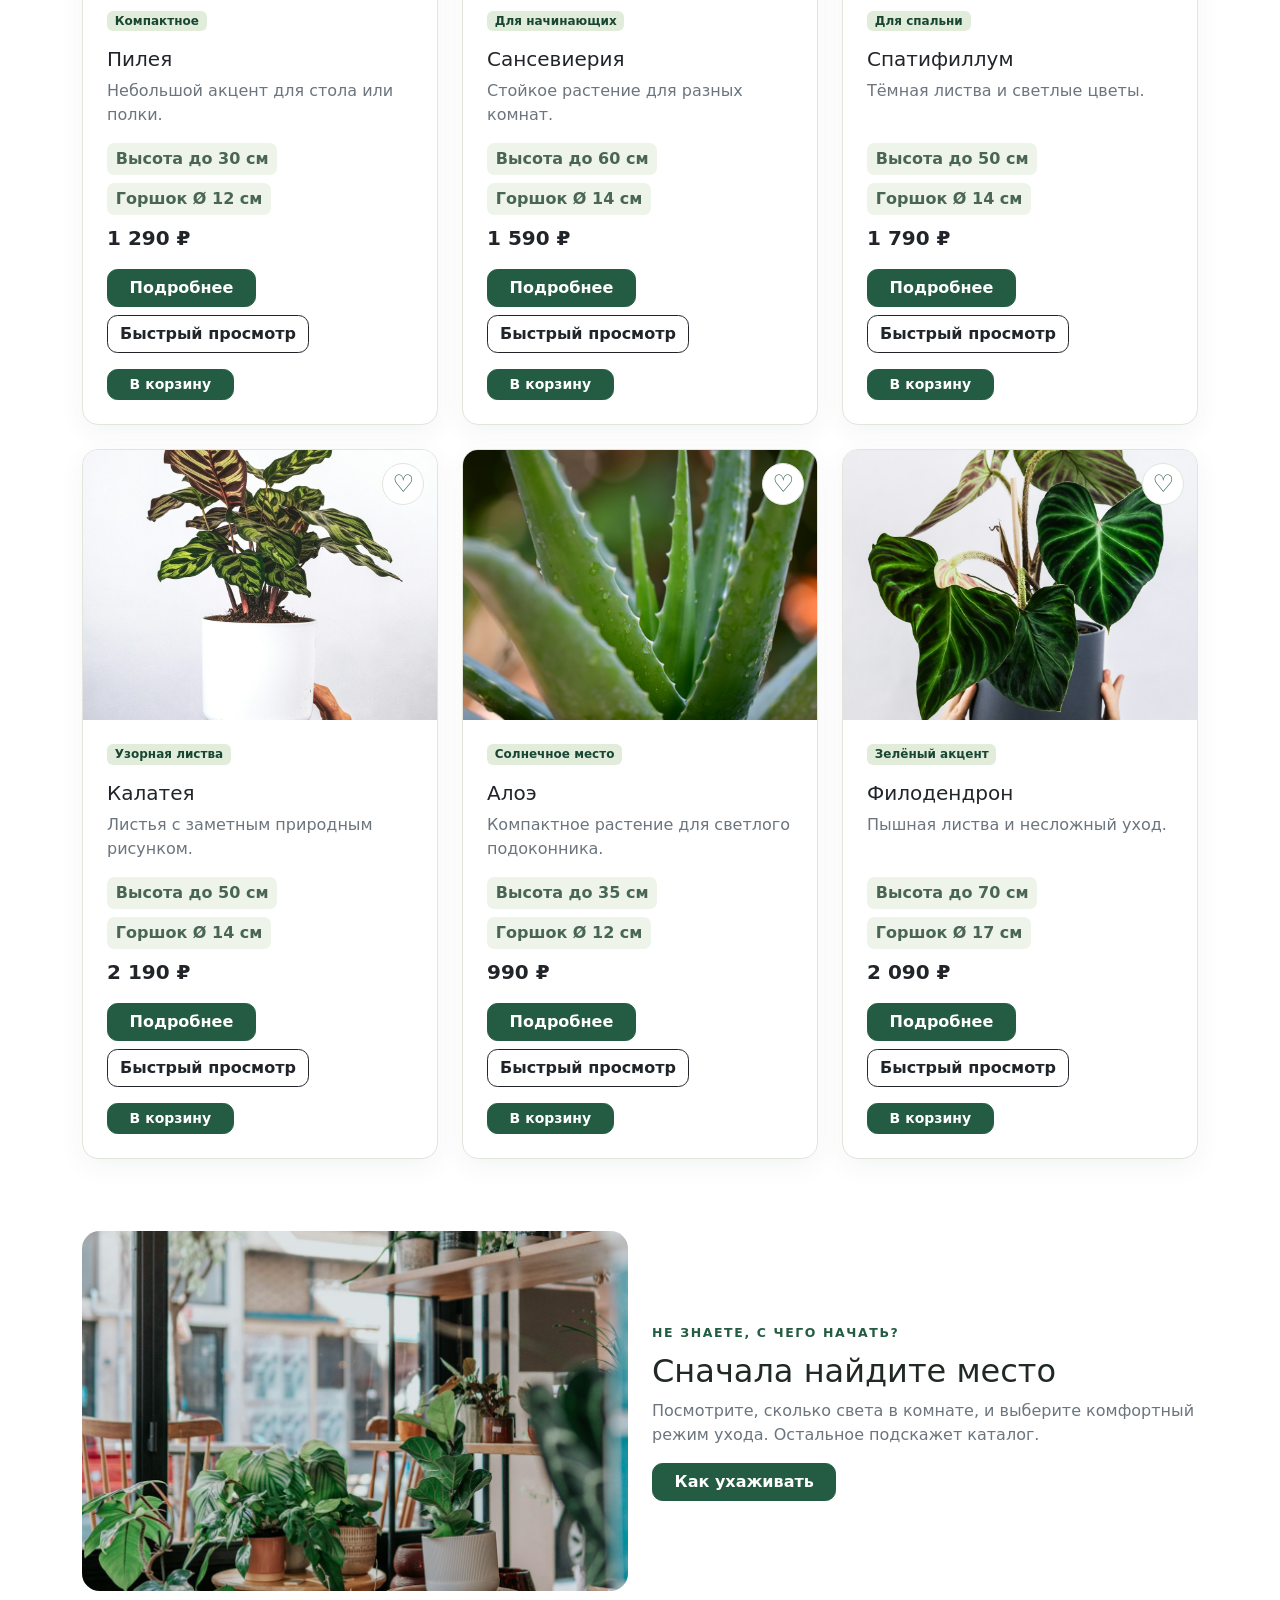
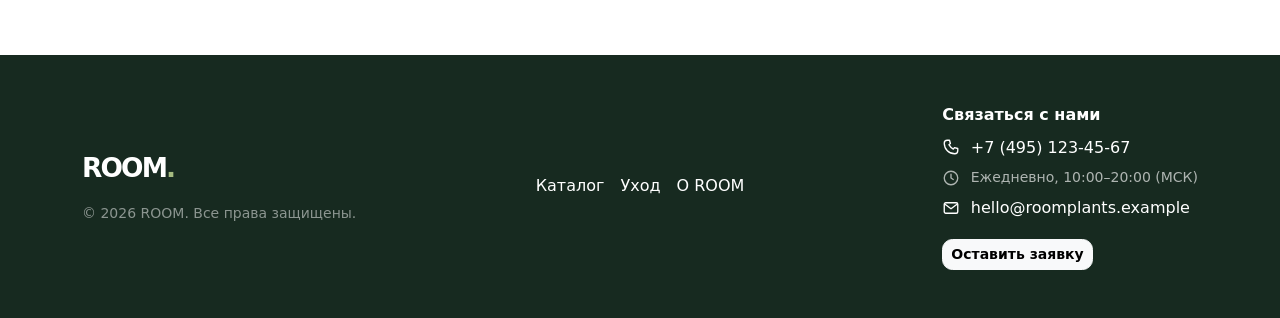
<file: catalog.html>
<!DOCTYPE html>
<html lang="ru">
<head>
  <meta charset="UTF-8">
  <meta name="viewport" content="width=device-width, initial-scale=1.0">
  <meta name="description" content="Каталог комнатных растений ROOM.">
  <title>Каталог растений — ROOM</title>
  <link rel="stylesheet" href="vendor/bootstrap/css/bootstrap.min.css">
  <link rel="stylesheet" href="css/custom.css?v=5">
</head>
<body>
  <header class="site-header border-bottom">
    <nav class="navbar navbar-expand-xl" aria-label="Основная навигация">
      <div class="container">
        <a class="navbar-brand brand" href="index.html">ROOM<span>.</span></a>
        <button class="navbar-toggler" type="button" data-bs-toggle="collapse" data-bs-target="#mainMenu" aria-controls="mainMenu" aria-expanded="false" aria-label="Открыть меню"><span class="navbar-toggler-icon"></span></button>
        <div class="collapse navbar-collapse" id="mainMenu">
          <div class="navbar-nav ms-auto align-items-xl-center gap-xl-3">
            <a class="nav-link" href="index.html">Главная</a>
            <a class="nav-link active" aria-current="page" href="catalog.html">Каталог</a>
            <a class="nav-link" href="care.html">Уход</a>
            <a class="nav-link" href="gallery.html">Галерея</a>
            <a class="nav-link" href="about.html">О ROOM</a>
            <a class="btn btn-room ms-xl-2" href="order.html">Оставить заявку</a>
          </div>
        </div>
      </div>
    </nav>
  </header>

  <main class="container py-5">
    <nav aria-label="Хлебные крошки">
      <ol class="breadcrumb mb-4">
        <li class="breadcrumb-item"><a href="index.html">Главная</a></li>
        <li class="breadcrumb-item active" aria-current="page">Каталог</li>
      </ol>
    </nav>

    <div class="row align-items-end g-3 mb-4">
      <div class="col-12 col-lg-8">
        <span class="eyebrow">КАТАЛОГ ROOM</span>
        <h1 class="display-5 fw-semibold mt-2 mb-2">Найдите своё растение</h1>
        <p class="text-secondary mb-0">
          Выберите освещение и сложность ухода — каталог покажет подходящие варианты.
        </p>
      </div>
      <div class="col-12 col-lg-4 text-lg-end">
        <a class="btn btn-outline-dark" href="order.html">Перейти к заявке</a>
      </div>
    </div>

    <div class="alert alert-room mb-4" role="alert">
      Нажмите «Быстрый просмотр», чтобы узнать об уходе, или откройте подробную карточку.
    </div>

    <form id="catalogFilters" class="filter-panel p-3 p-md-4 mb-4" role="search">
      <div class="row g-3 align-items-end">
        <div class="col-12 col-md-6 col-lg-3">
          <label for="searchPlant" class="form-label">Поиск по названию</label>
          <input id="searchPlant" type="search" class="form-control" placeholder="Например, монстера">
        </div>
        <div class="col-12 col-md-6 col-lg-2">
          <label for="lightFilter" class="form-label">Освещение</label>
          <select id="lightFilter" class="form-select">
            <option value="">Любое</option>
            <option value="bright">Яркий рассеянный свет</option>
            <option value="indirect">Умеренный свет</option>
            <option value="shade">Полутень</option>
          </select>
        </div>
        <div class="col-12 col-md-6 col-lg-2">
          <label for="careFilter" class="form-label">Уход</label>
          <select id="careFilter" class="form-select">
            <option value="">Любой</option>
            <option value="easy">Простой</option>
            <option value="medium">Умеренный</option>
          </select>
        </div>
        <div class="col-12 col-md-6 col-lg-3">
          <label for="sortFilter" class="form-label">Сортировка</label>
          <select id="sortFilter" class="form-select">
            <option value="default">По умолчанию</option>
            <option value="price-asc">Сначала дешевле</option>
            <option value="price-desc">Сначала дороже</option>
          </select>
        </div>
        <div class="col-12 col-lg-2">
          <button class="btn btn-outline-dark w-100" type="reset">Сбросить</button>
        </div>
      </div>
    </form>

    <p id="catalogCount" class="small text-secondary mb-3" aria-live="polite">Показано растений: 9</p>
    <div id="emptyState" class="alert alert-warning d-none" role="status">
      По этим условиям ничего не найдено. Попробуйте изменить фильтры.
    </div>

    <div class="row g-4" id="catalogGrid">
      <div class="col-12 col-md-6 col-lg-4 plant-item"
        data-name="монстера" data-light="bright" data-care="medium" data-price="2490">
        <article class="card plant-card h-100">
          <img class="card-img-top plant-photo" data-fallback
            src="images/photos/monstera.jpg"
            alt="Фото растения: Монстера">
          <div class="card-body d-flex flex-column p-4">
            <span class="badge room-badge align-self-start mb-3">Популярное</span>
            <h2 class="h5 card-title">Монстера</h2>
            <p class="card-text text-secondary">Крупные резные листья. Любит рассеянный свет.</p>
            <div class="plant-meta d-flex flex-wrap gap-2 mt-auto mb-2"><span>Высота до 80 см</span><span>Горшок Ø 17 см</span></div>
            <strong class="fs-5 mb-3">2 490 ₽</strong>
            <div class="d-flex flex-wrap gap-2">
              <a class="btn btn-room" href="product.html?plant=monstera">Подробнее</a>
              <button class="btn btn-outline-dark" type="button" data-quick="monstera"
                data-bs-toggle="modal" data-bs-target="#quickModal">Быстрый просмотр</button>
            </div>
          </div>
        </article>
      </div>

      <div class="col-12 col-md-6 col-lg-4 plant-item"
        data-name="замиокулькас" data-light="shade" data-care="easy" data-price="1890">
        <article class="card plant-card h-100">
          <img class="card-img-top plant-photo" data-fallback
            src="images/photos/zamioculcas.jpg"
            alt="Фото растения: Замиокулькас">
          <div class="card-body d-flex flex-column p-4">
            <span class="badge room-badge align-self-start mb-3">Простой уход</span>
            <h2 class="h5 card-title">Замиокулькас</h2>
            <p class="card-text text-secondary">Выдерживает полутень и редкий полив.</p>
            <div class="plant-meta d-flex flex-wrap gap-2 mt-auto mb-2"><span>Высота до 70 см</span><span>Горшок Ø 14 см</span></div>
            <strong class="fs-5 mb-3">1 890 ₽</strong>
            <div class="d-flex flex-wrap gap-2">
              <a class="btn btn-room" href="product.html?plant=zamioculcas">Подробнее</a>
              <button class="btn btn-outline-dark" type="button" data-quick="zamioculcas"
                data-bs-toggle="modal" data-bs-target="#quickModal">Быстрый просмотр</button>
            </div>
          </div>
        </article>
      </div>

      <div class="col-12 col-md-6 col-lg-4 plant-item"
        data-name="фикус" data-light="bright" data-care="medium" data-price="3290">
        <article class="card plant-card h-100">
          <img class="card-img-top plant-photo" data-fallback
            src="images/photos/ficus.jpg"
            alt="Фото растения: Фикус">
          <div class="card-body d-flex flex-column p-4">
            <span class="badge room-badge align-self-start mb-3">Для гостиной</span>
            <h2 class="h5 card-title">Фикус</h2>
            <p class="card-text text-secondary">Выразительная зелень для светлой комнаты.</p>
            <div class="plant-meta d-flex flex-wrap gap-2 mt-auto mb-2"><span>Высота до 100 см</span><span>Горшок Ø 21 см</span></div>
            <strong class="fs-5 mb-3">3 290 ₽</strong>
            <div class="d-flex flex-wrap gap-2">
              <a class="btn btn-room" href="product.html?plant=ficus">Подробнее</a>
              <button class="btn btn-outline-dark" type="button" data-quick="ficus"
                data-bs-toggle="modal" data-bs-target="#quickModal">Быстрый просмотр</button>
            </div>
          </div>
        </article>
      </div>

      <div class="col-12 col-md-6 col-lg-4 plant-item"
        data-name="пилея" data-light="indirect" data-care="easy" data-price="1290">
        <article class="card plant-card h-100">
          <img class="card-img-top plant-photo" data-fallback
            src="images/photos/pilea.jpg"
            alt="Фото растения: Пилея">
          <div class="card-body d-flex flex-column p-4">
            <span class="badge room-badge align-self-start mb-3">Компактное</span>
            <h2 class="h5 card-title">Пилея</h2>
            <p class="card-text text-secondary">Небольшой акцент для стола или полки.</p>
            <div class="plant-meta d-flex flex-wrap gap-2 mt-auto mb-2"><span>Высота до 30 см</span><span>Горшок Ø 12 см</span></div>
            <strong class="fs-5 mb-3">1 290 ₽</strong>
            <div class="d-flex flex-wrap gap-2">
              <a class="btn btn-room" href="product.html?plant=pilea">Подробнее</a>
              <button class="btn btn-outline-dark" type="button" data-quick="pilea"
                data-bs-toggle="modal" data-bs-target="#quickModal">Быстрый просмотр</button>
            </div>
          </div>
        </article>
      </div>

      <div class="col-12 col-md-6 col-lg-4 plant-item"
        data-name="сансевиерия" data-light="shade" data-care="easy" data-price="1590">
        <article class="card plant-card h-100">
          <img class="card-img-top plant-photo" data-fallback
            src="images/photos/sansevieria.jpg"
            alt="Фото растения: Сансевиерия">
          <div class="card-body d-flex flex-column p-4">
            <span class="badge room-badge align-self-start mb-3">Для начинающих</span>
            <h2 class="h5 card-title">Сансевиерия</h2>
            <p class="card-text text-secondary">Стойкое растение для разных комнат.</p>
            <div class="plant-meta d-flex flex-wrap gap-2 mt-auto mb-2"><span>Высота до 60 см</span><span>Горшок Ø 14 см</span></div>
            <strong class="fs-5 mb-3">1 590 ₽</strong>
            <div class="d-flex flex-wrap gap-2">
              <a class="btn btn-room" href="product.html?plant=sansevieria">Подробнее</a>
              <button class="btn btn-outline-dark" type="button" data-quick="sansevieria"
                data-bs-toggle="modal" data-bs-target="#quickModal">Быстрый просмотр</button>
            </div>
          </div>
        </article>
      </div>

      <div class="col-12 col-md-6 col-lg-4 plant-item"
        data-name="спатифиллум" data-light="indirect" data-care="medium" data-price="1790">
        <article class="card plant-card h-100">
          <img class="card-img-top plant-photo" data-fallback
            src="images/photos/spathiphyllum.jpg"
            alt="Фото растения: Спатифиллум">
          <div class="card-body d-flex flex-column p-4">
            <span class="badge room-badge align-self-start mb-3">Для спальни</span>
            <h2 class="h5 card-title">Спатифиллум</h2>
            <p class="card-text text-secondary">Тёмная листва и светлые цветы.</p>
            <div class="plant-meta d-flex flex-wrap gap-2 mt-auto mb-2"><span>Высота до 50 см</span><span>Горшок Ø 14 см</span></div>
            <strong class="fs-5 mb-3">1 790 ₽</strong>
            <div class="d-flex flex-wrap gap-2">
              <a class="btn btn-room" href="product.html?plant=spathiphyllum">Подробнее</a>
              <button class="btn btn-outline-dark" type="button" data-quick="spathiphyllum"
                data-bs-toggle="modal" data-bs-target="#quickModal">Быстрый просмотр</button>
            </div>
          </div>
        </article>
      </div>

      <div class="col-12 col-md-6 col-lg-4 plant-item"
        data-name="калатея" data-light="indirect" data-care="medium" data-price="2190">
        <article class="card plant-card h-100">
          <img class="card-img-top plant-photo" data-fallback
            src="images/photos/calathea.jpg"
            alt="Фото растения: Калатея">
          <div class="card-body d-flex flex-column p-4">
            <span class="badge room-badge align-self-start mb-3">Узорная листва</span>
            <h2 class="h5 card-title">Калатея</h2>
            <p class="card-text text-secondary">Листья с заметным природным рисунком.</p>
            <div class="plant-meta d-flex flex-wrap gap-2 mt-auto mb-2"><span>Высота до 50 см</span><span>Горшок Ø 14 см</span></div>
            <strong class="fs-5 mb-3">2 190 ₽</strong>
            <div class="d-flex flex-wrap gap-2">
              <a class="btn btn-room" href="product.html?plant=calathea">Подробнее</a>
              <button class="btn btn-outline-dark" type="button" data-quick="calathea"
                data-bs-toggle="modal" data-bs-target="#quickModal">Быстрый просмотр</button>
            </div>
          </div>
        </article>
      </div>

      <div class="col-12 col-md-6 col-lg-4 plant-item"
        data-name="алоэ" data-light="bright" data-care="easy" data-price="990">
        <article class="card plant-card h-100">
          <img class="card-img-top plant-photo" data-fallback
            src="images/photos/aloe.jpg"
            alt="Фото растения: Алоэ">
          <div class="card-body d-flex flex-column p-4">
            <span class="badge room-badge align-self-start mb-3">Солнечное место</span>
            <h2 class="h5 card-title">Алоэ</h2>
            <p class="card-text text-secondary">Компактное растение для светлого подоконника.</p>
            <div class="plant-meta d-flex flex-wrap gap-2 mt-auto mb-2"><span>Высота до 35 см</span><span>Горшок Ø 12 см</span></div>
            <strong class="fs-5 mb-3">990 ₽</strong>
            <div class="d-flex flex-wrap gap-2">
              <a class="btn btn-room" href="product.html?plant=aloe">Подробнее</a>
              <button class="btn btn-outline-dark" type="button" data-quick="aloe"
                data-bs-toggle="modal" data-bs-target="#quickModal">Быстрый просмотр</button>
            </div>
          </div>
        </article>
      </div>

      <div class="col-12 col-md-6 col-lg-4 plant-item"
        data-name="филодендрон" data-light="indirect" data-care="easy" data-price="2090">
        <article class="card plant-card h-100">
          <img class="card-img-top plant-photo" data-fallback
            src="images/photos/philodendron.jpg"
            alt="Фото растения: Филодендрон">
          <div class="card-body d-flex flex-column p-4">
            <span class="badge room-badge align-self-start mb-3">Зелёный акцент</span>
            <h2 class="h5 card-title">Филодендрон</h2>
            <p class="card-text text-secondary">Пышная листва и несложный уход.</p>
            <div class="plant-meta d-flex flex-wrap gap-2 mt-auto mb-2"><span>Высота до 70 см</span><span>Горшок Ø 17 см</span></div>
            <strong class="fs-5 mb-3">2 090 ₽</strong>
            <div class="d-flex flex-wrap gap-2">
              <a class="btn btn-room" href="product.html?plant=philodendron">Подробнее</a>
              <button class="btn btn-outline-dark" type="button" data-quick="philodendron"
                data-bs-toggle="modal" data-bs-target="#quickModal">Быстрый просмотр</button>
            </div>
          </div>
        </article>
      </div>
    </div>
    <section class="catalog-story row g-4 align-items-center mt-5 mb-3"><div class="col-lg-6"><img class="section-image" src="images/photos/interior.jpg" alt="Много растений в светлом магазине" loading="lazy"></div><div class="col-lg-6"><span class="eyebrow">НЕ ЗНАЕТЕ, С ЧЕГО НАЧАТЬ?</span><h2 class="h2 mt-2">Сначала найдите место</h2><p class="text-secondary">Посмотрите, сколько света в комнате, и выберите комфортный режим ухода. Остальное подскажет каталог.</p><a class="btn btn-room" href="care.html">Как ухаживать</a></div></section>
  </main>

  <footer class="site-footer py-5">
    <div class="container">
      <div class="row align-items-center g-4">
        <div class="col-12 col-lg-4">
          <a class="brand text-white text-decoration-none" href="index.html">ROOM<span>.</span></a>
          <p class="text-white-50 small mt-3 mb-0">© 2026 ROOM. Все права защищены.</p>
        </div>
        <nav class="col-12 col-lg-4 d-flex flex-wrap gap-3 justify-content-lg-center" aria-label="Ссылки в футере">
          <a class="footer-link" href="catalog.html">Каталог</a>
          <a class="footer-link" href="care.html">Уход</a>
          <a class="footer-link" href="about.html">О ROOM</a>
        </nav>
        <div class="col-12 col-lg-4"><div class="footer-contact"><p class="text-white fw-semibold mb-2">Связаться с нами</p><a class="footer-link footer-contact__link" href="tel:+74951234567"><svg class="footer-contact__icon" aria-hidden="true" viewBox="0 0 24 24"><path d="M7 3h3l1.2 4.4-2 1.5a15 15 0 0 0 5.9 5.9l1.5-2L21 14v3a4 4 0 0 1-4 4C9.3 21 3 14.7 3 7a4 4 0 0 1 4-4Z"/></svg><span>+7 (495) 123-45-67</span></a><p class="footer-contact__hours"><svg class="footer-contact__icon" aria-hidden="true" viewBox="0 0 24 24"><circle cx="12" cy="12" r="9"/><path d="M12 7v5l3 2"/></svg><span>Ежедневно, 10:00–20:00 (МСК)</span></p><a class="footer-link footer-contact__link" href="mailto:hello@roomplants.example"><svg class="footer-contact__icon" aria-hidden="true" viewBox="0 0 24 24"><rect x="3" y="5" width="18" height="14" rx="2"/><path d="m4 7 8 6 8-6"/></svg><span>hello@roomplants.example</span></a><a class="btn btn-light btn-sm" href="order.html">Оставить заявку</a></div></div>
      </div>
    </div>
  </footer>

  <div class="modal fade" id="quickModal" tabindex="-1"
    aria-labelledby="quickModalTitle" aria-hidden="true">
    <div class="modal-dialog modal-dialog-centered">
      <div class="modal-content">
        <div class="modal-header">
          <h2 class="modal-title h5" id="quickModalTitle">Растение</h2>
          <button type="button" class="btn-close" data-bs-dismiss="modal"
            aria-label="Закрыть"></button>
        </div>
        <div class="modal-body">
          <img id="quickImage" class="w-100 rounded-3 quick-image mb-3"
            src="images/plant.svg" alt="Иллюстрация растения" data-fallback>
          <p id="quickDescription" class="text-secondary mb-2"></p>
          <p id="quickCare" class="small mb-2"></p>
          <strong id="quickPrice" class="fs-5"></strong>
        </div>
        <div class="modal-footer">
          <a id="quickDetails" class="btn btn-outline-dark" href="product.html">Подробнее</a>
          <a id="quickOrder" class="btn btn-room" href="order.html">Оставить заявку</a>
        </div>
      </div>
    </div>
  </div>

  <script src="vendor/bootstrap/js/bootstrap.bundle.min.js"></script>
  <script src="js/app.js?v=3"></script><script src="js/shop.js?v=1"></script>
</body>
</html>
</file>
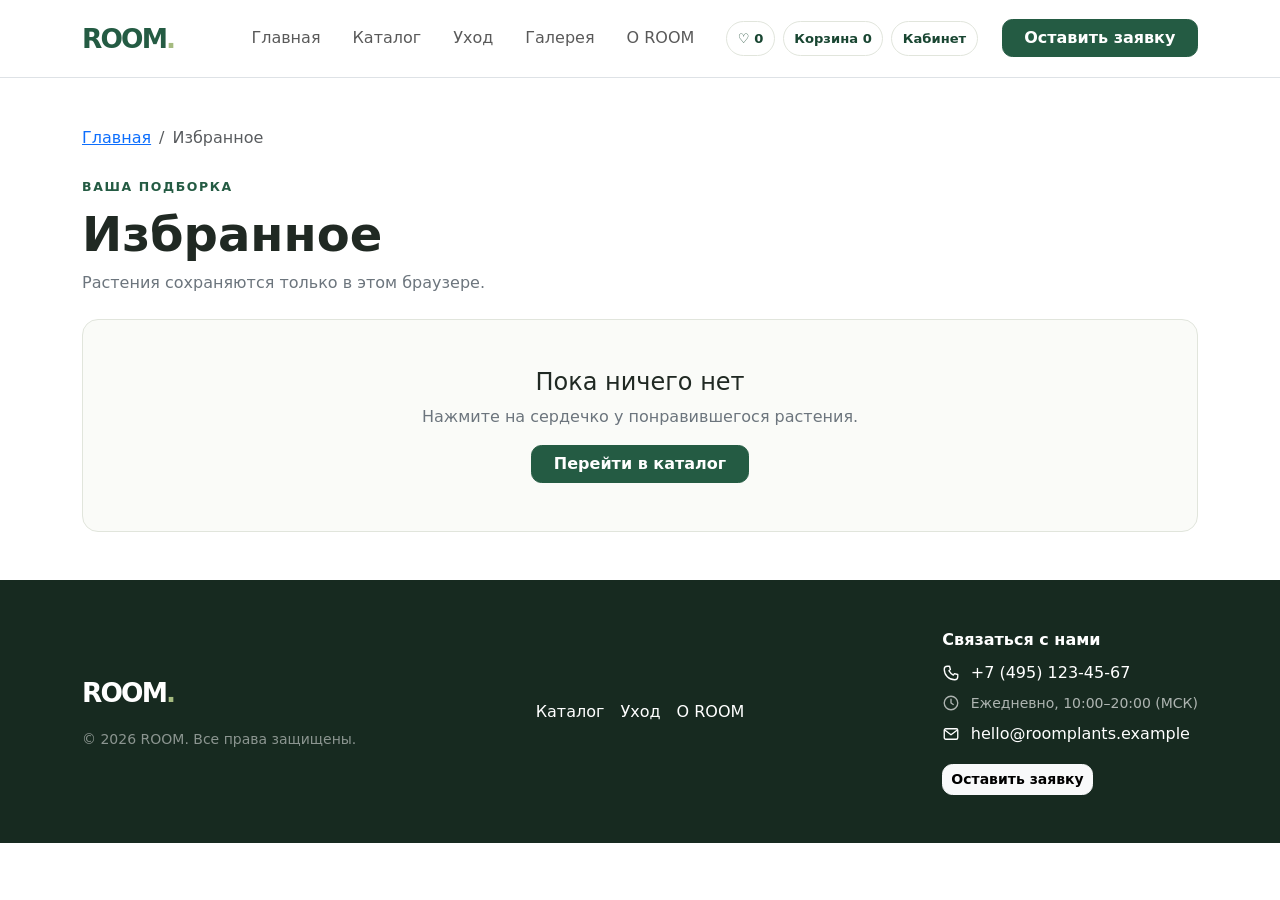
<file: favorites.html>
<!doctype html><html lang="ru"><head><meta charset="utf-8"><meta name="viewport" content="width=device-width, initial-scale=1"><meta name="description" content="Избранные растения ROOM."><title>Избранное — ROOM</title><link rel="stylesheet" href="vendor/bootstrap/css/bootstrap.min.css"><link rel="stylesheet" href="css/custom.css?v=5"></head><body>
<header class="site-header border-bottom"><nav class="navbar navbar-expand-xl" aria-label="Основная навигация"><div class="container"><a class="navbar-brand brand" href="index.html">ROOM<span>.</span></a><button class="navbar-toggler" type="button" data-bs-toggle="collapse" data-bs-target="#mainMenu" aria-controls="mainMenu" aria-expanded="false" aria-label="Открыть меню"><span class="navbar-toggler-icon"></span></button><div class="collapse navbar-collapse" id="mainMenu"><div class="navbar-nav ms-auto align-items-xl-center gap-xl-3"><a class="nav-link" href="index.html">Главная</a><a class="nav-link" href="catalog.html">Каталог</a><a class="nav-link" href="care.html">Уход</a><a class="nav-link" href="gallery.html">Галерея</a><a class="nav-link" href="about.html">О ROOM</a><a class="btn btn-room ms-xl-2" href="order.html">Оставить заявку</a></div></div></div></nav></header>
<main class="container py-5"><nav aria-label="Хлебные крошки"><ol class="breadcrumb mb-4"><li class="breadcrumb-item"><a href="index.html">Главная</a></li><li class="breadcrumb-item active" aria-current="page">Избранное</li></ol></nav><span class="eyebrow">ВАША ПОДБОРКА</span><h1 class="display-5 fw-semibold mt-2">Избранное</h1><p class="text-secondary mb-4">Растения сохраняются только в этом браузере.</p><div id="favoritesGrid" class="row g-4"></div></main>
<footer class="site-footer py-5"><div class="container"><div class="row align-items-center g-4"><div class="col-12 col-lg-4"><a class="brand text-white text-decoration-none" href="index.html">ROOM<span>.</span></a><p class="text-white-50 small mt-3 mb-0">© 2026 ROOM. Все права защищены.</p></div><nav class="col-12 col-lg-4 d-flex flex-wrap gap-3 justify-content-lg-center" aria-label="Ссылки в футере"><a class="footer-link" href="catalog.html">Каталог</a><a class="footer-link" href="care.html">Уход</a><a class="footer-link" href="about.html">О ROOM</a></nav><div class="col-12 col-lg-4"><div class="footer-contact"><p class="text-white fw-semibold mb-2">Связаться с нами</p><a class="footer-link footer-contact__link" href="tel:+74951234567"><svg class="footer-contact__icon" aria-hidden="true" viewBox="0 0 24 24"><path d="M7 3h3l1.2 4.4-2 1.5a15 15 0 0 0 5.9 5.9l1.5-2L21 14v3a4 4 0 0 1-4 4C9.3 21 3 14.7 3 7a4 4 0 0 1 4-4Z"/></svg><span>+7 (495) 123-45-67</span></a><p class="footer-contact__hours"><svg class="footer-contact__icon" aria-hidden="true" viewBox="0 0 24 24"><circle cx="12" cy="12" r="9"/><path d="M12 7v5l3 2"/></svg><span>Ежедневно, 10:00–20:00 (МСК)</span></p><a class="footer-link footer-contact__link" href="mailto:hello@roomplants.example"><svg class="footer-contact__icon" aria-hidden="true" viewBox="0 0 24 24"><rect x="3" y="5" width="18" height="14" rx="2"/><path d="m4 7 8 6 8-6"/></svg><span>hello@roomplants.example</span></a><a class="btn btn-light btn-sm" href="order.html">Оставить заявку</a></div></div></div></div></footer><script src="vendor/bootstrap/js/bootstrap.bundle.min.js"></script><script src="js/app.js?v=3"></script><script src="js/shop.js?v=1"></script></body></html>
</file>
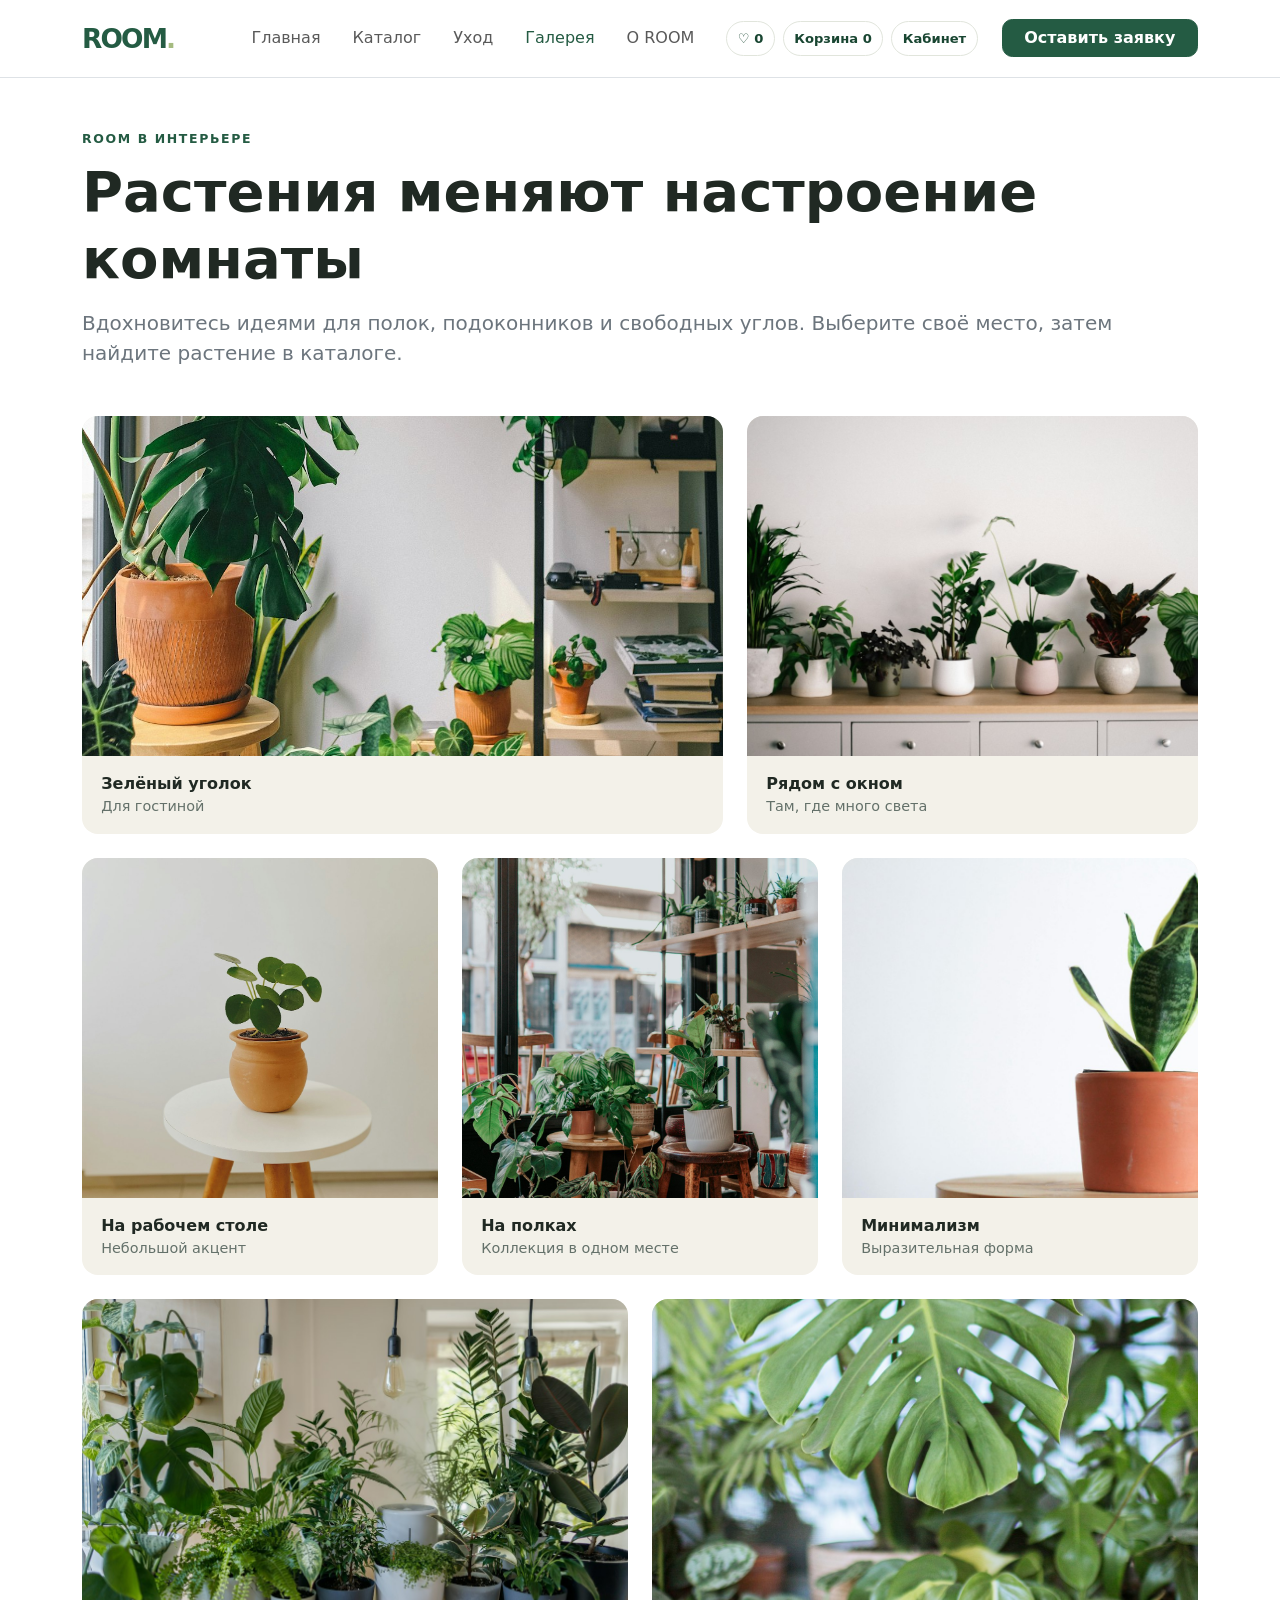
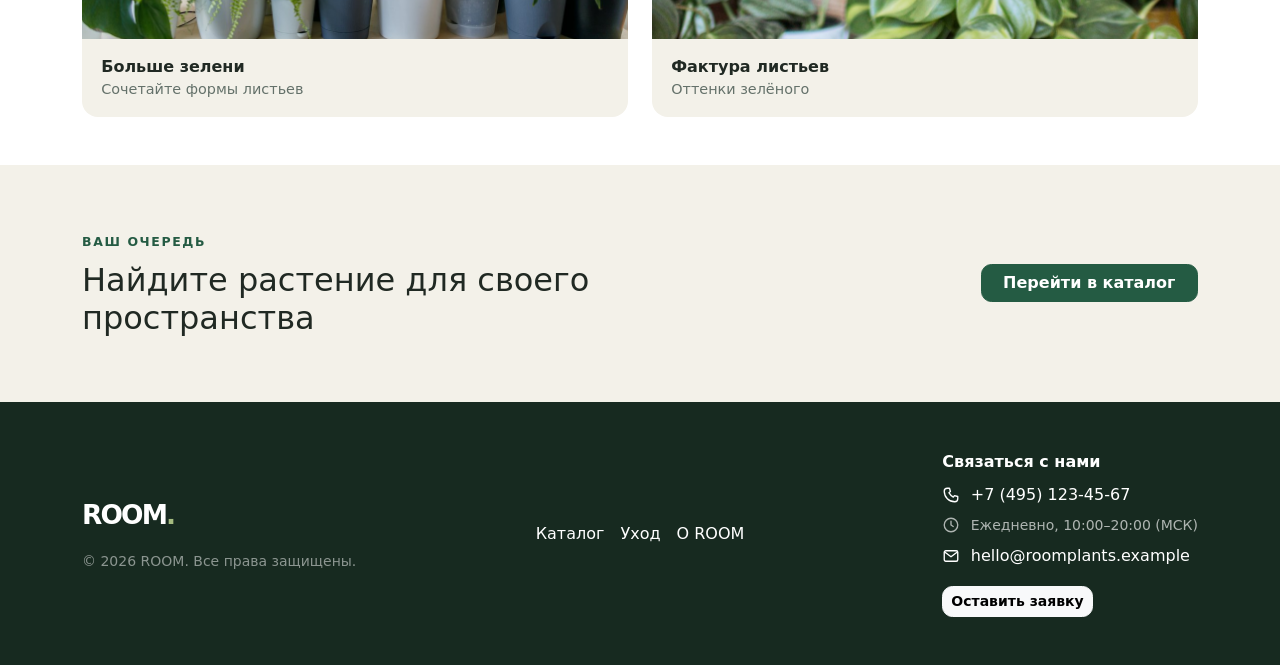
<file: gallery.html>
<!DOCTYPE html>
<html lang="ru"><head><meta charset="UTF-8"><meta name="viewport" content="width=device-width, initial-scale=1.0"><meta name="description" content="ROOM в интерьере: идеи размещения комнатных растений в гостиной, на полках и у окна."><title>Галерея — ROOM</title><link rel="stylesheet" href="vendor/bootstrap/css/bootstrap.min.css"><link rel="stylesheet" href="css/custom.css?v=5"></head>
<body>
  <header class="site-header border-bottom">
    <nav class="navbar navbar-expand-xl" aria-label="Основная навигация">
      <div class="container">
        <a class="navbar-brand brand" href="index.html">ROOM<span>.</span></a>
        <button class="navbar-toggler" type="button" data-bs-toggle="collapse" data-bs-target="#mainMenu" aria-controls="mainMenu" aria-expanded="false" aria-label="Открыть меню"><span class="navbar-toggler-icon"></span></button>
        <div class="collapse navbar-collapse" id="mainMenu">
          <div class="navbar-nav ms-auto align-items-xl-center gap-xl-3">
            <a class="nav-link" href="index.html">Главная</a>
            <a class="nav-link" href="catalog.html">Каталог</a>
            <a class="nav-link" href="care.html">Уход</a>
            <a class="nav-link active" aria-current="page" href="gallery.html">Галерея</a>
            <a class="nav-link" href="about.html">О ROOM</a>
            <a class="btn btn-room ms-xl-2" href="order.html">Оставить заявку</a>
          </div>
        </div>
      </div>
    </nav>
  </header>
<main>

<section class="container py-5"><span class="eyebrow">ROOM В ИНТЕРЬЕРЕ</span><h1 class="display-4 fw-semibold mt-2 mb-3">Растения меняют настроение комнаты</h1><p class="lead text-secondary mb-5">Вдохновитесь идеями для полок, подоконников и свободных углов. Выберите своё место, затем найдите растение в каталоге.</p>
<div class="row g-4 gallery-grid"><div class="col-md-7"><figure class="gallery-item"><img src="images/photos/hero.jpg" alt="Крупная монстера и небольшие растения в комнате"><figcaption>Зелёный уголок <span>Для гостиной</span></figcaption></figure></div><div class="col-md-5"><figure class="gallery-item"><img src="images/photos/window.jpg" alt="Несколько растений на светлом комоде" loading="lazy"><figcaption>Рядом с окном <span>Там, где много света</span></figcaption></figure></div><div class="col-md-4"><figure class="gallery-item"><img src="images/photos/pilea.jpg" alt="Компактная пилея на столе" loading="lazy"><figcaption>На рабочем столе <span>Небольшой акцент</span></figcaption></figure></div><div class="col-md-4"><figure class="gallery-item"><img src="images/photos/interior.jpg" alt="Растения на деревянных полках в светлом помещении" loading="lazy"><figcaption>На полках <span>Коллекция в одном месте</span></figcaption></figure></div><div class="col-md-4"><figure class="gallery-item"><img src="images/photos/sansevieria.jpg" alt="Сансевиерия в терракотовом горшке" loading="lazy"><figcaption>Минимализм <span>Выразительная форма</span></figcaption></figure></div><div class="col-md-6"><figure class="gallery-item"><img src="images/photos/shelf.jpg" alt="Группа растений на полках у окна" loading="lazy"><figcaption>Больше зелени <span>Сочетайте формы листьев</span></figcaption></figure></div><div class="col-md-6"><figure class="gallery-item"><img src="images/photos/collection.jpg" alt="Пышные листья разных комнатных растений" loading="lazy"><figcaption>Фактура листьев <span>Оттенки зелёного</span></figcaption></figure></div></div></section>
<section class="section-soft py-5"><div class="container py-lg-3"><div class="row align-items-center g-4"><div class="col-lg-8"><span class="eyebrow">ВАШ ОЧЕРЕДЬ</span><h2 class="h2 mt-2 mb-0">Найдите растение для своего пространства</h2></div><div class="col-lg-4 text-lg-end"><a href="catalog.html" class="btn btn-room">Перейти в каталог</a></div></div></div></section>

</main>
  <footer class="site-footer py-5">
    <div class="container">
      <div class="row align-items-center g-4">
        <div class="col-12 col-lg-4">
          <a class="brand text-white text-decoration-none" href="index.html">ROOM<span>.</span></a>
          <p class="text-white-50 small mt-3 mb-0">© 2026 ROOM. Все права защищены.</p>
        </div>
        <nav class="col-12 col-lg-4 d-flex flex-wrap gap-3 justify-content-lg-center" aria-label="Ссылки в футере">
          <a class="footer-link" href="catalog.html">Каталог</a>
          <a class="footer-link" href="care.html">Уход</a>
          <a class="footer-link" href="about.html">О ROOM</a>
        </nav>
        <div class="col-12 col-lg-4"><div class="footer-contact"><p class="text-white fw-semibold mb-2">Связаться с нами</p><a class="footer-link footer-contact__link" href="tel:+74951234567"><svg class="footer-contact__icon" aria-hidden="true" viewBox="0 0 24 24"><path d="M7 3h3l1.2 4.4-2 1.5a15 15 0 0 0 5.9 5.9l1.5-2L21 14v3a4 4 0 0 1-4 4C9.3 21 3 14.7 3 7a4 4 0 0 1 4-4Z"/></svg><span>+7 (495) 123-45-67</span></a><p class="footer-contact__hours"><svg class="footer-contact__icon" aria-hidden="true" viewBox="0 0 24 24"><circle cx="12" cy="12" r="9"/><path d="M12 7v5l3 2"/></svg><span>Ежедневно, 10:00–20:00 (МСК)</span></p><a class="footer-link footer-contact__link" href="mailto:hello@roomplants.example"><svg class="footer-contact__icon" aria-hidden="true" viewBox="0 0 24 24"><rect x="3" y="5" width="18" height="14" rx="2"/><path d="m4 7 8 6 8-6"/></svg><span>hello@roomplants.example</span></a><a class="btn btn-light btn-sm" href="order.html">Оставить заявку</a></div></div>
      </div>
    </div>
  </footer>
<script src="vendor/bootstrap/js/bootstrap.bundle.min.js"></script><script src="js/app.js?v=3"></script><script src="js/shop.js?v=1"></script>
</body></html>
</file>
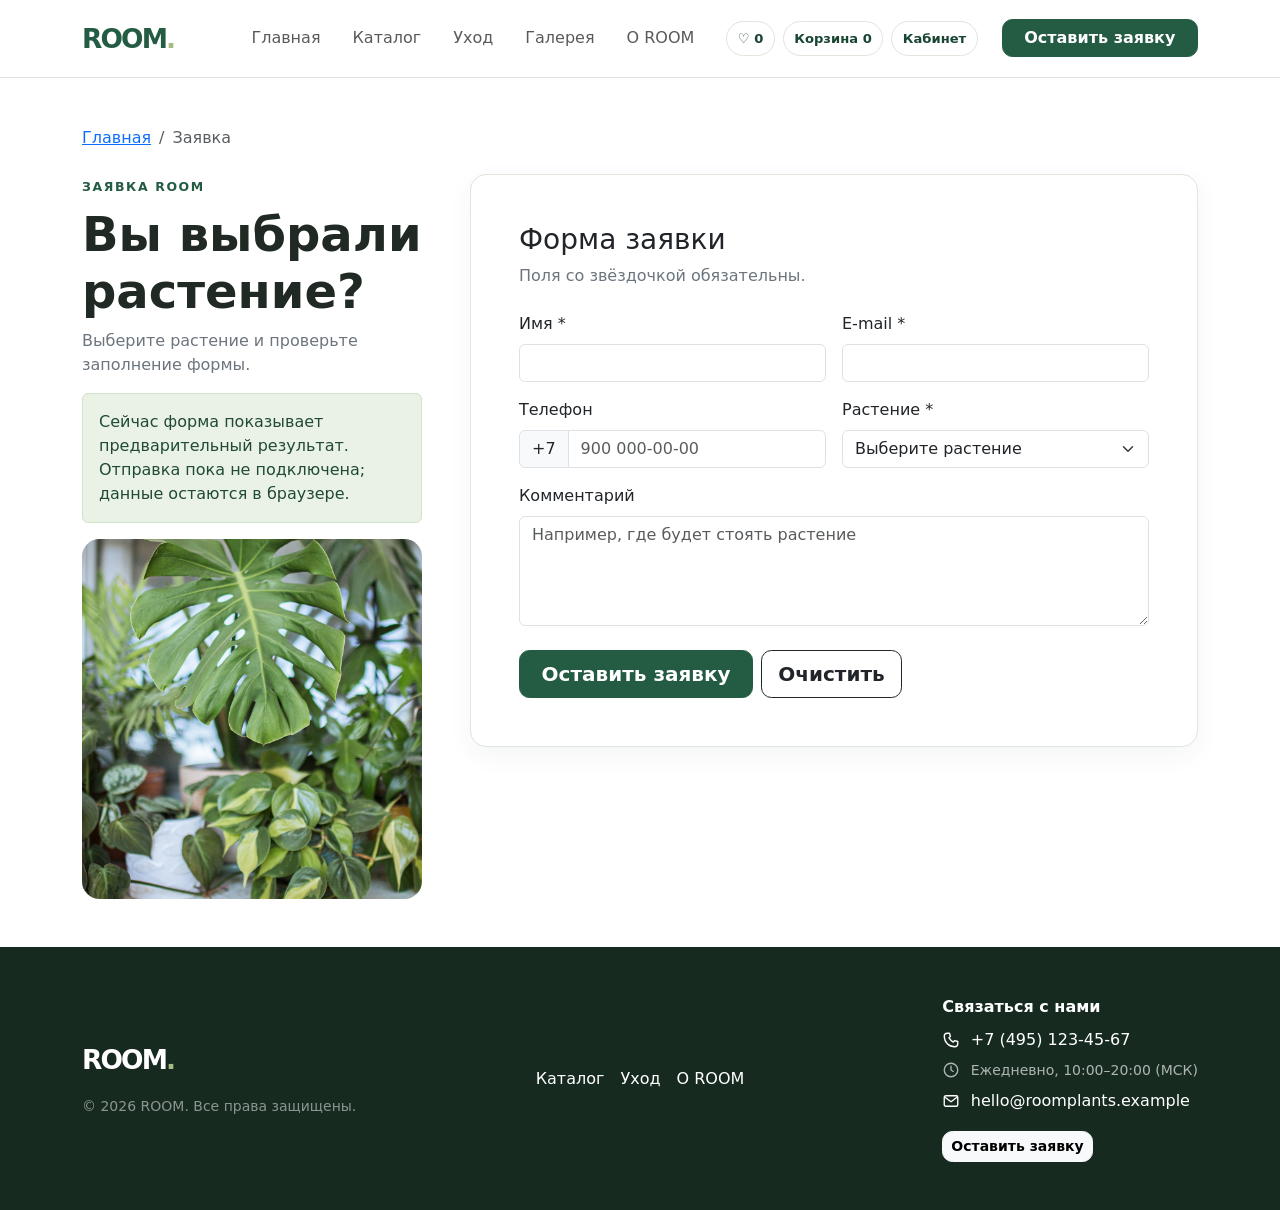
<file: order.html>
<!DOCTYPE html>
<html lang="ru">
<head>
  <meta charset="UTF-8">
  <meta name="viewport" content="width=device-width, initial-scale=1.0">
  <meta name="description" content="Форма подбора комнатного растения ROOM.">
  <title>Заявка — ROOM</title>
  <link rel="stylesheet" href="vendor/bootstrap/css/bootstrap.min.css">
  <link rel="stylesheet" href="css/custom.css?v=5">
</head>
<body>
  <header class="site-header border-bottom">
    <nav class="navbar navbar-expand-xl" aria-label="Основная навигация">
      <div class="container">
        <a class="navbar-brand brand" href="index.html">ROOM<span>.</span></a>
        <button class="navbar-toggler" type="button" data-bs-toggle="collapse" data-bs-target="#mainMenu" aria-controls="mainMenu" aria-expanded="false" aria-label="Открыть меню"><span class="navbar-toggler-icon"></span></button>
        <div class="collapse navbar-collapse" id="mainMenu">
          <div class="navbar-nav ms-auto align-items-xl-center gap-xl-3">
            <a class="nav-link" href="index.html">Главная</a>
            <a class="nav-link" href="catalog.html">Каталог</a>
            <a class="nav-link" href="care.html">Уход</a>
            <a class="nav-link" href="gallery.html">Галерея</a>
            <a class="nav-link" href="about.html">О ROOM</a>
            <a class="btn btn-room ms-xl-2" href="order.html">Оставить заявку</a>
          </div>
        </div>
      </div>
    </nav>
  </header>

  <main class="container py-5">
    <nav aria-label="Хлебные крошки">
      <ol class="breadcrumb mb-4">
        <li class="breadcrumb-item"><a href="index.html">Главная</a></li>
        <li class="breadcrumb-item active" aria-current="page">Заявка</li>
      </ol>
    </nav>

    <div class="row g-5">
      <div class="col-12 col-lg-4">
        <span class="eyebrow">ЗАЯВКА ROOM</span>
        <h1 class="display-5 fw-semibold mt-2">Вы выбрали растение?</h1>
        <p class="text-secondary">
          Выберите растение и проверьте заполнение формы.
        </p>
        <div class="alert alert-room" role="alert">
          Сейчас форма показывает предварительный результат. Отправка пока не подключена; данные остаются в браузере.
        </div>
        <img class="section-image mt-3" src="images/photos/collection.jpg" alt="Коллекция комнатных растений с крупными листьями" loading="lazy">
      </div>

      <div class="col-12 col-lg-8">
        <div class="card form-card">
          <div class="card-body p-4 p-md-5">
            <h2 class="h3 mb-2">Форма заявки</h2>
            <p class="text-secondary mb-4">Поля со звёздочкой обязательны.</p>

            <div id="formResult" class="alert alert-success d-none" role="status"
              aria-live="polite"></div>

            <form id="orderForm">
              <div class="row g-3">
                <div class="col-12 col-md-6">
                  <label for="orderName" class="form-label">Имя *</label>
                  <input id="orderName" name="name" type="text" class="form-control"
                    autocomplete="name" required>
                </div>
                <div class="col-12 col-md-6">
                  <label for="orderEmail" class="form-label">E-mail *</label>
                  <input id="orderEmail" name="email" type="email" class="form-control"
                    autocomplete="email" required>
                </div>
                <div class="col-12 col-md-6">
                  <label for="orderPhone" class="form-label">Телефон</label>
                  <div class="input-group">
                    <span class="input-group-text">+7</span>
                    <input id="orderPhone" name="phone" type="tel" class="form-control"
                      autocomplete="tel-national" placeholder="900 000-00-00">
                  </div>
                </div>
                <div class="col-12 col-md-6">
                  <label for="orderPlant" class="form-label">Растение *</label>
                  <select id="orderPlant" name="plant" class="form-select" required>
                    <option value="">Выберите растение</option>
                    <option value="monstera">Монстера</option>
                    <option value="zamioculcas">Замиокулькас</option>
                    <option value="ficus">Фикус</option>
                    <option value="pilea">Пилея</option>
                    <option value="sansevieria">Сансевиерия</option>
                    <option value="spathiphyllum">Спатифиллум</option>
                    <option value="calathea">Калатея</option>
                    <option value="aloe">Алоэ</option>
                    <option value="philodendron">Филодендрон</option>
                  </select>
                </div>
                <div class="col-12">
                  <label for="orderComment" class="form-label">Комментарий</label>
                  <textarea id="orderComment" name="comment" class="form-control"
                    rows="4" placeholder="Например, где будет стоять растение"></textarea>
                </div>
                <div class="col-12 d-flex flex-wrap gap-2 mt-4">
                  <button class="btn btn-room btn-lg" type="submit">Оставить заявку</button>
                  <button class="btn btn-outline-dark btn-lg" type="reset">Очистить</button>
                </div>
              </div>
            </form>
          </div>
        </div>
      </div>
    </div>
  </main>

  <footer class="site-footer py-5">
    <div class="container">
      <div class="row align-items-center g-4">
        <div class="col-12 col-lg-4">
          <a class="brand text-white text-decoration-none" href="index.html">ROOM<span>.</span></a>
          <p class="text-white-50 small mt-3 mb-0">© 2026 ROOM. Все права защищены.</p>
        </div>
        <nav class="col-12 col-lg-4 d-flex flex-wrap gap-3 justify-content-lg-center" aria-label="Ссылки в футере">
          <a class="footer-link" href="catalog.html">Каталог</a>
          <a class="footer-link" href="care.html">Уход</a>
          <a class="footer-link" href="about.html">О ROOM</a>
        </nav>
        <div class="col-12 col-lg-4"><div class="footer-contact"><p class="text-white fw-semibold mb-2">Связаться с нами</p><a class="footer-link footer-contact__link" href="tel:+74951234567"><svg class="footer-contact__icon" aria-hidden="true" viewBox="0 0 24 24"><path d="M7 3h3l1.2 4.4-2 1.5a15 15 0 0 0 5.9 5.9l1.5-2L21 14v3a4 4 0 0 1-4 4C9.3 21 3 14.7 3 7a4 4 0 0 1 4-4Z"/></svg><span>+7 (495) 123-45-67</span></a><p class="footer-contact__hours"><svg class="footer-contact__icon" aria-hidden="true" viewBox="0 0 24 24"><circle cx="12" cy="12" r="9"/><path d="M12 7v5l3 2"/></svg><span>Ежедневно, 10:00–20:00 (МСК)</span></p><a class="footer-link footer-contact__link" href="mailto:hello@roomplants.example"><svg class="footer-contact__icon" aria-hidden="true" viewBox="0 0 24 24"><rect x="3" y="5" width="18" height="14" rx="2"/><path d="m4 7 8 6 8-6"/></svg><span>hello@roomplants.example</span></a><a class="btn btn-light btn-sm" href="order.html">Оставить заявку</a></div></div>
      </div>
    </div>
  </footer>

  <script src="vendor/bootstrap/js/bootstrap.bundle.min.js"></script>
  <script src="js/app.js?v=3"></script><script src="js/shop.js?v=1"></script>
</body>
</html>
</file>
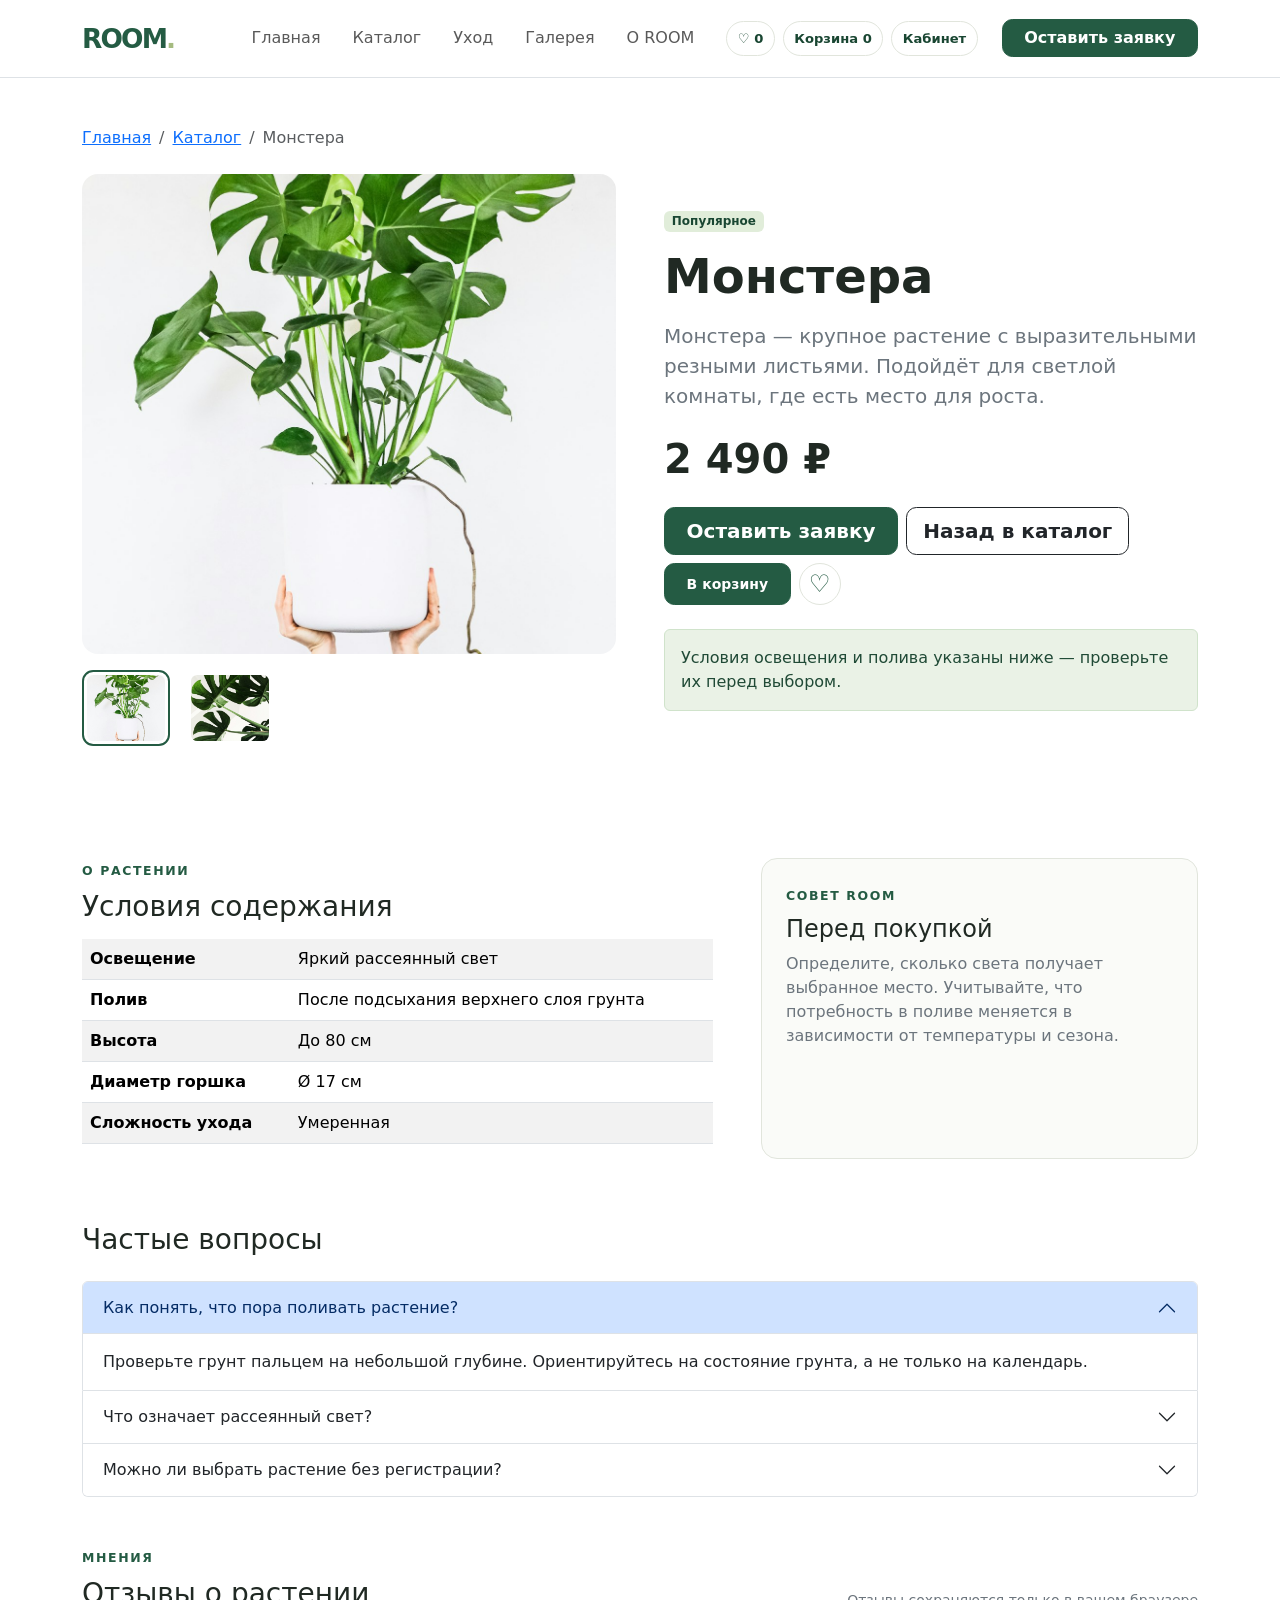
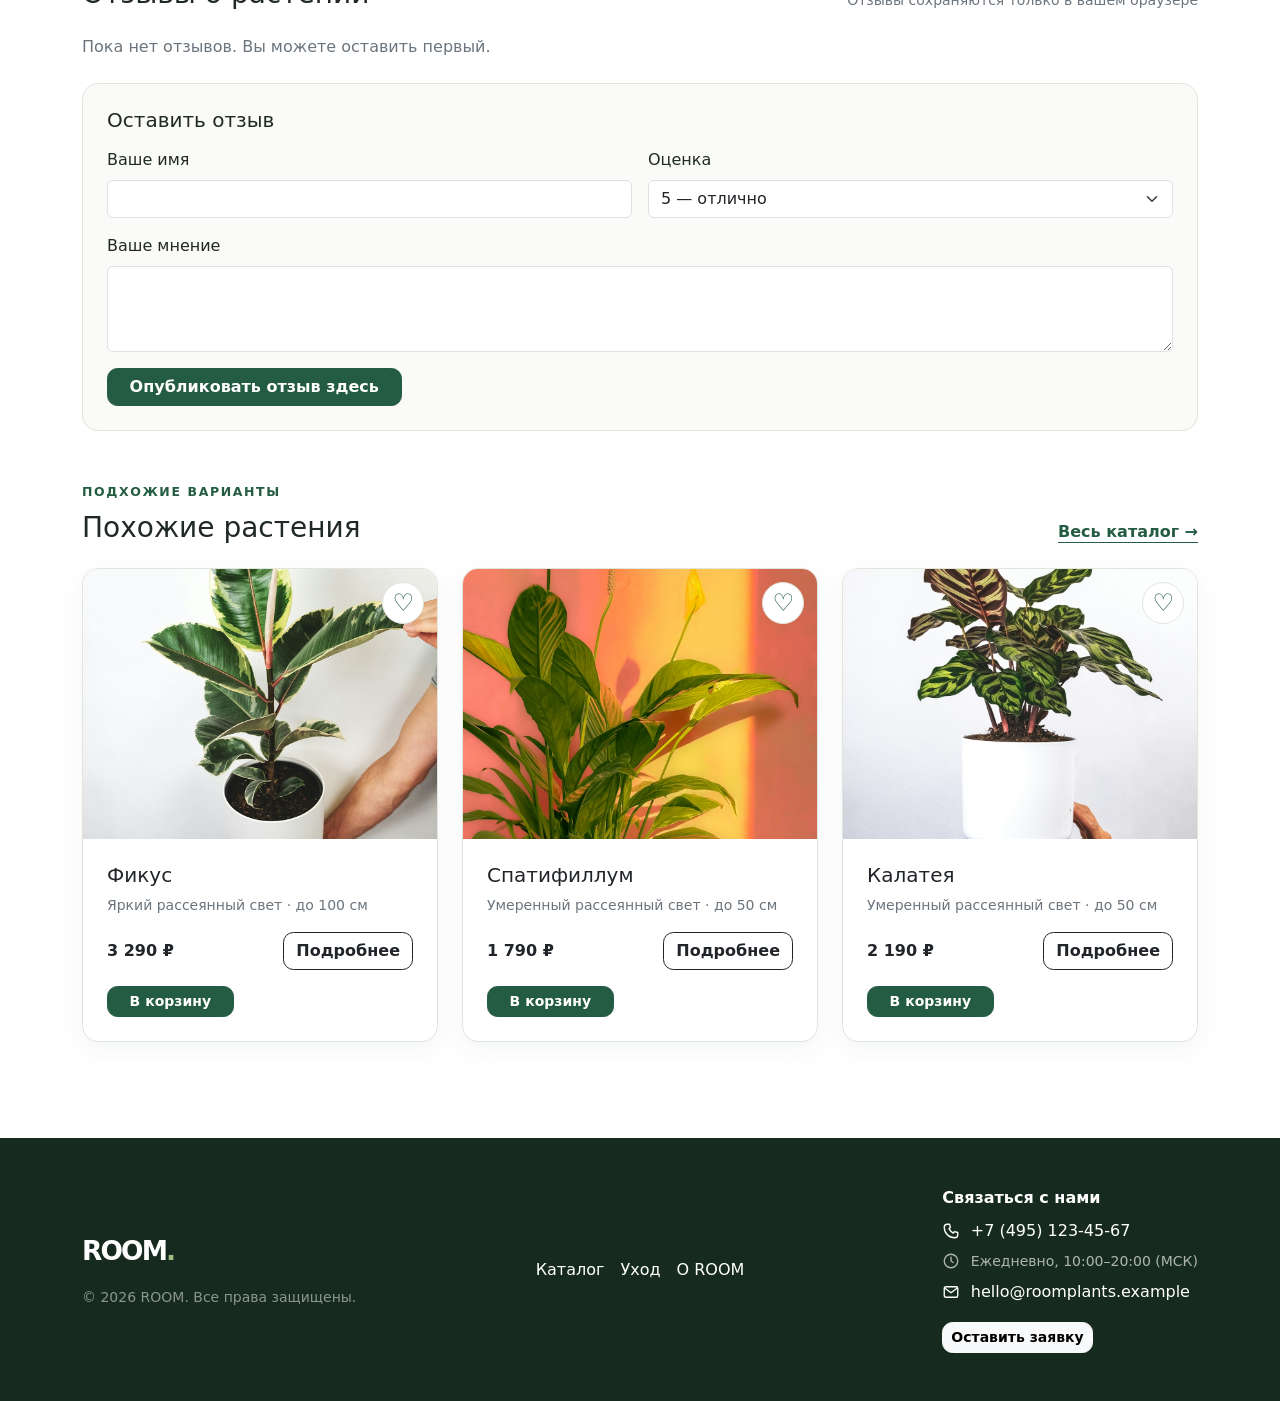
<file: product.html>
<!DOCTYPE html>
<html lang="ru">
<head>
  <meta charset="UTF-8">
  <meta name="viewport" content="width=device-width, initial-scale=1.0">
  <meta name="description" content="Описание и условия ухода за комнатным растением ROOM.">
  <title>Растение — ROOM</title>
  <link rel="stylesheet" href="vendor/bootstrap/css/bootstrap.min.css">
  <link rel="stylesheet" href="css/custom.css?v=5">
</head>
<body>
  <header class="site-header border-bottom">
    <nav class="navbar navbar-expand-xl" aria-label="Основная навигация">
      <div class="container">
        <a class="navbar-brand brand" href="index.html">ROOM<span>.</span></a>
        <button class="navbar-toggler" type="button" data-bs-toggle="collapse" data-bs-target="#mainMenu" aria-controls="mainMenu" aria-expanded="false" aria-label="Открыть меню"><span class="navbar-toggler-icon"></span></button>
        <div class="collapse navbar-collapse" id="mainMenu">
          <div class="navbar-nav ms-auto align-items-xl-center gap-xl-3">
            <a class="nav-link" href="index.html">Главная</a>
            <a class="nav-link" href="catalog.html">Каталог</a>
            <a class="nav-link" href="care.html">Уход</a>
            <a class="nav-link" href="gallery.html">Галерея</a>
            <a class="nav-link" href="about.html">О ROOM</a>
            <a class="btn btn-room ms-xl-2" href="order.html">Оставить заявку</a>
          </div>
        </div>
      </div>
    </nav>
  </header>

  <main class="container py-5">
    <nav aria-label="Хлебные крошки">
      <ol class="breadcrumb mb-4">
        <li class="breadcrumb-item"><a href="index.html">Главная</a></li>
        <li class="breadcrumb-item"><a href="catalog.html">Каталог</a></li>
        <li class="breadcrumb-item active" id="productCrumb" aria-current="page">Монстера</li>
      </ol>
    </nav>

    <div class="row align-items-center g-5">
      <div class="col-12 col-lg-6">
        <img id="productImage" class="product-image rounded-4 w-100" data-fallback
          src="images/photos/monstera.jpg"
          alt="Зелёное комнатное растение">
        <div id="productThumbnails" class="product-thumbnails d-flex gap-3 mt-3" role="group" aria-label="Фотографии растения"></div>
      </div>
      <div class="col-12 col-lg-6">
        <span id="productBadge" class="badge room-badge mb-3">Популярное</span>
        <h1 id="productName" class="display-5 fw-semibold mb-3">Монстера</h1>
        <p id="productDescription" class="lead text-secondary">
          Крупное растение с выразительными резными листьями.
        </p>
        <p id="productPrice" class="display-6 fw-semibold my-4">2 490 ₽</p>
        <div class="d-flex flex-wrap gap-2 mb-4">
          <a id="productOrder" class="btn btn-room btn-lg"
            href="order.html?plant=monstera">Оставить заявку</a>
          <a class="btn btn-outline-dark btn-lg" href="catalog.html">Назад в каталог</a>
        </div>
        <div class="alert alert-room mb-0" role="alert">
          Условия освещения и полива указаны ниже — проверьте их перед выбором.
        </div>
      </div>
    </div>

    <section class="row g-5 py-5 my-lg-3">
      <div class="col-12 col-lg-7">
        <span class="eyebrow">О РАСТЕНИИ</span>
        <h2 class="h3 mt-2 mb-3">Условия содержания</h2>
        <div class="table-responsive">
          <table class="table table-striped align-middle">
            <caption class="visually-hidden">Характеристики выбранного растения</caption>
            <tbody>
              <tr><th scope="row">Освещение</th><td id="productLight">Яркий рассеянный свет</td></tr>
              <tr><th scope="row">Полив</th><td id="productWater">После подсыхания верхнего слоя грунта</td></tr>
              <tr><th scope="row">Высота</th><td id="productHeight">До 80 см</td></tr>
              <tr><th scope="row">Диаметр горшка</th><td id="productPot">Ø 17 см</td></tr>
              <tr><th scope="row">Сложность ухода</th><td id="productCare">Умеренная</td></tr>
            </tbody>
          </table>
        </div>
      </div>
      <div class="col-12 col-lg-5">
        <div class="care-panel p-4 h-100">
          <span class="eyebrow">СОВЕТ ROOM</span>
          <h2 class="h4 mt-2">Перед покупкой</h2>
          <p class="text-secondary mb-0">
            Определите, сколько света получает выбранное место.
            Учитывайте, что потребность в поливе меняется
            в зависимости от температуры и сезона.
          </p>
        </div>
      </div>
    </section>

    <section class="pb-5" aria-labelledby="faqTitle">
      <h2 id="faqTitle" class="h3 mb-4">Частые вопросы</h2>
      <div class="accordion" id="careFaq">
        <div class="accordion-item">
          <h3 class="accordion-header">
            <button class="accordion-button" type="button" data-bs-toggle="collapse"
              data-bs-target="#faqOne" aria-expanded="true" aria-controls="faqOne">
              Как понять, что пора поливать растение?
            </button>
          </h3>
          <div id="faqOne" class="accordion-collapse collapse show" data-bs-parent="#careFaq">
            <div class="accordion-body">
              Проверьте грунт пальцем на небольшой глубине. Ориентируйтесь
              на состояние грунта, а не только на календарь.
            </div>
          </div>
        </div>
        <div class="accordion-item">
          <h3 class="accordion-header">
            <button class="accordion-button collapsed" type="button" data-bs-toggle="collapse"
              data-bs-target="#faqTwo" aria-expanded="false" aria-controls="faqTwo">
              Что означает рассеянный свет?
            </button>
          </h3>
          <div id="faqTwo" class="accordion-collapse collapse" data-bs-parent="#careFaq">
            <div class="accordion-body">
              Это светлое место без длительного воздействия прямых
              полуденных солнечных лучей.
            </div>
          </div>
        </div>
        <div class="accordion-item">
          <h3 class="accordion-header">
            <button class="accordion-button collapsed" type="button" data-bs-toggle="collapse"
              data-bs-target="#faqThree" aria-expanded="false" aria-controls="faqThree">
              Можно ли выбрать растение без регистрации?
            </button>
          </h3>
          <div id="faqThree" class="accordion-collapse collapse" data-bs-parent="#careFaq">
            <div class="accordion-body">
              Каталог и подбор растения доступны без регистрации. Форма показывает предварительный результат и не отправляет данные.
            </div>
          </div>
        </div>
      </div>
    </section>

    <section class="pb-5" aria-labelledby="relatedTitle">
      <div class="d-flex flex-wrap justify-content-between align-items-end gap-3 mb-4">
        <div><span class="eyebrow">ПОДХОЖИЕ ВАРИАНТЫ</span><h2 id="relatedTitle" class="h3 mt-2 mb-0">Похожие растения</h2></div>
        <a class="text-link" href="catalog.html">Весь каталог →</a>
      </div>
      <div id="relatedGrid" class="row g-4"></div>
    </section>
  </main>

  <footer class="site-footer py-5">
    <div class="container">
      <div class="row align-items-center g-4">
        <div class="col-12 col-lg-4">
          <a class="brand text-white text-decoration-none" href="index.html">ROOM<span>.</span></a>
          <p class="text-white-50 small mt-3 mb-0">© 2026 ROOM. Все права защищены.</p>
        </div>
        <nav class="col-12 col-lg-4 d-flex flex-wrap gap-3 justify-content-lg-center" aria-label="Ссылки в футере">
          <a class="footer-link" href="catalog.html">Каталог</a>
          <a class="footer-link" href="care.html">Уход</a>
          <a class="footer-link" href="about.html">О ROOM</a>
        </nav>
        <div class="col-12 col-lg-4"><div class="footer-contact"><p class="text-white fw-semibold mb-2">Связаться с нами</p><a class="footer-link footer-contact__link" href="tel:+74951234567"><svg class="footer-contact__icon" aria-hidden="true" viewBox="0 0 24 24"><path d="M7 3h3l1.2 4.4-2 1.5a15 15 0 0 0 5.9 5.9l1.5-2L21 14v3a4 4 0 0 1-4 4C9.3 21 3 14.7 3 7a4 4 0 0 1 4-4Z"/></svg><span>+7 (495) 123-45-67</span></a><p class="footer-contact__hours"><svg class="footer-contact__icon" aria-hidden="true" viewBox="0 0 24 24"><circle cx="12" cy="12" r="9"/><path d="M12 7v5l3 2"/></svg><span>Ежедневно, 10:00–20:00 (МСК)</span></p><a class="footer-link footer-contact__link" href="mailto:hello@roomplants.example"><svg class="footer-contact__icon" aria-hidden="true" viewBox="0 0 24 24"><rect x="3" y="5" width="18" height="14" rx="2"/><path d="m4 7 8 6 8-6"/></svg><span>hello@roomplants.example</span></a><a class="btn btn-light btn-sm" href="order.html">Оставить заявку</a></div></div>
      </div>
    </div>
  </footer>

  <script src="vendor/bootstrap/js/bootstrap.bundle.min.js"></script>
  <script src="js/app.js?v=3"></script><script src="js/shop.js?v=1"></script>
</body>
</html>
</file>
<file: css/custom.css>
:root {
  --room-green: #245b43;
  --room-green-dark: #194632;
  --room-cream: #f3f1e9;
  --room-line: #e1e5dc;
}

html {
  scroll-behavior: smooth;
}

body {
  min-height: 100vh;
  color: #202923;
  background: #fff;
}

.site-header {
  background: #fff;
}

.brand {
  color: var(--room-green);
  font-size: 1.65rem;
  font-weight: 800;
  letter-spacing: -0.07em;
}

.brand span {
  color: #a5bb80;
}

.nav-link {
  font-weight: 500;
}

.nav-link.active,
.nav-link:hover {
  color: var(--room-green) !important;
}

.btn-room {
  color: #fff;
  background: var(--room-green);
  border-color: var(--room-green);
}

.btn-room:hover,
.btn-room:focus {
  color: #fff;
  background: var(--room-green-dark);
  border-color: var(--room-green-dark);
}

.eyebrow {
  color: var(--room-green);
  font-size: 0.78rem;
  font-weight: 700;
  letter-spacing: 0.13em;
}

.hero,
.section-soft {
  background: var(--room-cream);
}

.hero-image-wrap {
  position: relative;
}

.hero-image {
  display: block;
  width: 100%;
  height: 480px;
  object-fit: cover;
  border-radius: 1.5rem;
}

.hero-note {
  position: absolute;
  right: 1rem;
  bottom: 1rem;
  max-width: 220px;
  padding: 0.8rem 1rem;
  border-radius: 0.8rem;
  background: #fff;
  color: var(--room-green);
  font-size: 0.9rem;
  font-weight: 600;
}

.feature-card,
.filter-panel,
.care-panel {
  border: 1px solid var(--room-line);
  border-radius: 1rem;
  background: #fafbf8;
}

.feature-number {
  color: var(--room-green);
  font-size: 1.5rem;
  font-weight: 700;
}

.feature-card--photo {
  display: flex;
  min-height: 265px;
  flex-direction: column;
  color: #fff;
  border-color: transparent;
  background-position: center;
  background-size: cover;
}

.feature-card--light {
  background-image: linear-gradient(180deg, rgb(8 30 20 / 65%), rgb(8 30 20 / 76%)), url("../images/photos/window.jpg");
}

.feature-card--care {
  background-image: linear-gradient(180deg, rgb(8 30 20 / 65%), rgb(8 30 20 / 76%)), url("../images/photos/shelf.jpg");
}

.feature-card--detail {
  background-image: linear-gradient(180deg, rgb(8 30 20 / 65%), rgb(8 30 20 / 76%)), url("../images/photos/leaves.jpg");
}

.feature-card--photo .feature-number {
  color: #d5eac5;
}

.feature-card--photo h3 {
  margin-top: auto !important;
}

.feature-card--photo .text-secondary {
  color: #e5ede4 !important;
}

.plant-card,
.form-card {
  overflow: hidden;
  border: 1px solid var(--room-line);
  border-radius: 1rem;
  box-shadow: 0 8px 26px rgb(29 57 38 / 5%);
}

.plant-photo {
  width: 100%;
  height: 220px;
  object-fit: cover;
  background: #e6eee5;
}

.room-badge {
  color: var(--room-green-dark);
  background: #e1edda;
}

.alert-room {
  color: #204a36;
  background: #eaf2e6;
  border-color: #d0e3cb;
}

.product-image {
  height: 480px;
  object-fit: cover;
  background: #e6eee5;
}

.quick-image {
  height: 220px;
  object-fit: cover;
  background: #e6eee5;
}

.site-footer {
  background: #172a20;
}

.footer-link {
  color: #fff;
  text-decoration: none;
}

.footer-link:hover {
  color: #c7dfbb;
}

:focus-visible {
  outline: 3px solid #96b873;
  outline-offset: 3px;
}

@media (max-width: 767px) {
  .hero-image,
  .product-image {
    height: 320px;
  }

  .hero-note {
    max-width: 180px;
    font-size: 0.8rem;
  }
}
/* Editorial sections shared by the expanded ROOM pages. */
.site-header { position: relative; z-index: 10; }
.navbar { padding-block: .85rem; }
.navbar-brand { flex-shrink: 0; }
.nav-link { white-space: nowrap; }
.btn { border-radius: .65rem; font-weight: 600; }
.btn-room { padding-inline: 1.35rem; }
.text-link { color: var(--room-green); font-weight: 700; text-decoration-thickness: 1px; text-underline-offset: .3em; }
.text-link:hover { color: var(--room-green-dark); }
.section-image { display: block; width: 100%; height: 360px; object-fit: cover; border-radius: 1.1rem; background: #e6eee5; }
.page-hero-image { height: 460px; }
.editorial-tile { position: relative; display: block; overflow: hidden; border-radius: 1.1rem; color: white; background: #314a38; }
.editorial-tile img { width: 100%; height: 380px; object-fit: cover; display: block; transition: transform .3s ease; }
.editorial-tile:hover img { transform: scale(1.035); }
.editorial-tile::after { content: ""; position: absolute; inset: 40% 0 0; background: linear-gradient(transparent, rgba(12, 31, 21, .72)); pointer-events: none; }
.editorial-tile span { position: absolute; z-index: 1; bottom: 1.5rem; left: 1.6rem; font-size: 1.8rem; font-weight: 700; }
.editorial-tile small { display: block; font-size: .9rem; font-weight: 500; }
.editorial-tile:hover { color: white; }
.plant-card { transition: transform .2s ease, box-shadow .2s ease; }
.plant-card:hover { transform: translateY(-3px); box-shadow: 0 16px 32px rgb(29 57 38 / 10%); }
.plant-photo { height: 270px; }
.plant-meta span {
  padding: .25rem .55rem;
  border-radius: .45rem;
  background: #eff4eb;
  color: #496653;
  font-weight: 600;
}
.product-thumb {
  width: 88px;
  height: 76px;
  padding: 3px;
  overflow: hidden;
  border: 2px solid transparent;
  border-radius: .7rem;
  background: #fff;
  cursor: pointer;
}
.product-thumb.active,
.product-thumb:hover,
.product-thumb:focus-visible { border-color: var(--room-green); }
.product-thumb img { display: block; width: 100%; height: 100%; object-fit: cover; border-radius: .4rem; }
.detail-photo { width: 100%; height: 190px; object-fit: cover; border-radius: .85rem; }
.detail-link { display: block; position: relative; color: white; }
.detail-link span { position: absolute; bottom: .8rem; left: 1rem; padding: .4rem .7rem; border-radius: .5rem; background: var(--room-green); font-weight: 600; }
.gallery-item { position: relative; margin: 0; overflow: hidden; border-radius: 1rem; background: var(--room-cream); }
.gallery-item img { display: block; width: 100%; height: 340px; object-fit: cover; transition: transform .3s ease; }
.gallery-item:hover img { transform: scale(1.025); }
.gallery-item figcaption { padding: 1rem 1.2rem; font-weight: 700; }
.gallery-item figcaption span { display: block; color: #64716a; font-size: .9rem; font-weight: 400; }
.footer-link { line-height: 1.6; }

/* избранное, корзина, отзывы и личный кабинет */
.room-nav-tools { max-width: 100%; }
.room-tool-link { display: inline-flex; align-items: center; gap: .3rem; padding: .42rem .65rem; border: 1px solid var(--room-line); border-radius: 999px; color: var(--room-green-dark); font-size: .82rem; font-weight: 700; text-decoration: none; white-space: nowrap; }
.room-tool-link:hover, .room-tool-link:focus-visible { color: #fff; background: var(--room-green); border-color: var(--room-green); }
.plant-card > .room-favorite-button { position: absolute; top: .8rem; right: .8rem; z-index: 2; }
.room-favorite-button { display: inline-grid; place-items: center; width: 42px; height: 42px; border: 1px solid var(--room-line); border-radius: 50%; background: #fff; color: var(--room-green); font-size: 1.5rem; line-height: 1; transition: transform .2s, background .2s; }
.room-favorite-button:hover { transform: scale(1.08); }
.room-favorite-button.active { color: #a7354c; background: #fff1f3; }
.room-review, .room-order, .room-empty { padding: 1.4rem; border: 1px solid var(--room-line); border-radius: 1rem; background: #fafbf8; }
.room-stars { color: #d6963d; letter-spacing: .12em; font-size: 1.15rem; margin-bottom: .4rem; }
.room-cart-row { border-bottom: 1px solid var(--room-line); padding: 1rem 0; flex-wrap: wrap; }
.room-cart-row img { width: 84px; height: 84px; border-radius: .8rem; object-fit: cover; }
.room-stepper { display: inline-flex; align-items: center; gap: .65rem; border: 1px solid var(--room-line); border-radius: 999px; padding: .2rem .5rem; }
.room-stepper button { border: 0; background: none; width: 26px; height: 30px; font-size: 1.25rem; color: var(--room-green); }
.room-empty { padding: 3rem; text-align: center; }
.room-reveal { opacity: 0; transform: translateY(20px); transition: opacity .65s ease, transform .65s ease; }
.room-reveal.is-visible { opacity: 1; transform: none; }
@media (prefers-reduced-motion: reduce) { .room-reveal { opacity: 1; transform: none; transition: none; } }
@media (max-width: 575px) { .room-cart-row { align-items: flex-start !important; } .room-cart-row > strong { width: 100%; text-align: right; } .room-empty { padding: 2rem 1rem; } }
@media (max-width: 1199.98px) {
  .navbar-nav { padding-block: 1rem; }
  .navbar-nav .btn { align-self: flex-start; margin-top: .6rem; }
}
@media (max-width: 767.98px) {
  .section-image, .page-hero-image { height: 290px; }
  .editorial-tile img { height: 300px; }
  .gallery-item img { height: 280px; }
  .detail-photo { height: 155px; }
  .plant-photo { height: 245px; }
}
.footer-contact {
  width: max-content;
  max-width: 100%;
  margin-left: auto;
  text-align: left;
}

.footer-contact__link,
.footer-contact__hours {
  display: flex;
  align-items: center;
  gap: .65rem;
  margin-bottom: .45rem;
}

.footer-contact__icon {
  width: 18px;
  height: 18px;
  flex: 0 0 18px;
  stroke: currentColor;
  fill: none;
  stroke-width: 1.8;
  stroke-linecap: round;
  stroke-linejoin: round;
}

.footer-contact__hours { color: rgba(255, 255, 255, .65); font-size: .875rem; }
.footer-contact .btn { margin-top: .65rem; }

@media (max-width: 991.98px) {
  .footer-contact { margin-left: 0; }
}
</file>
